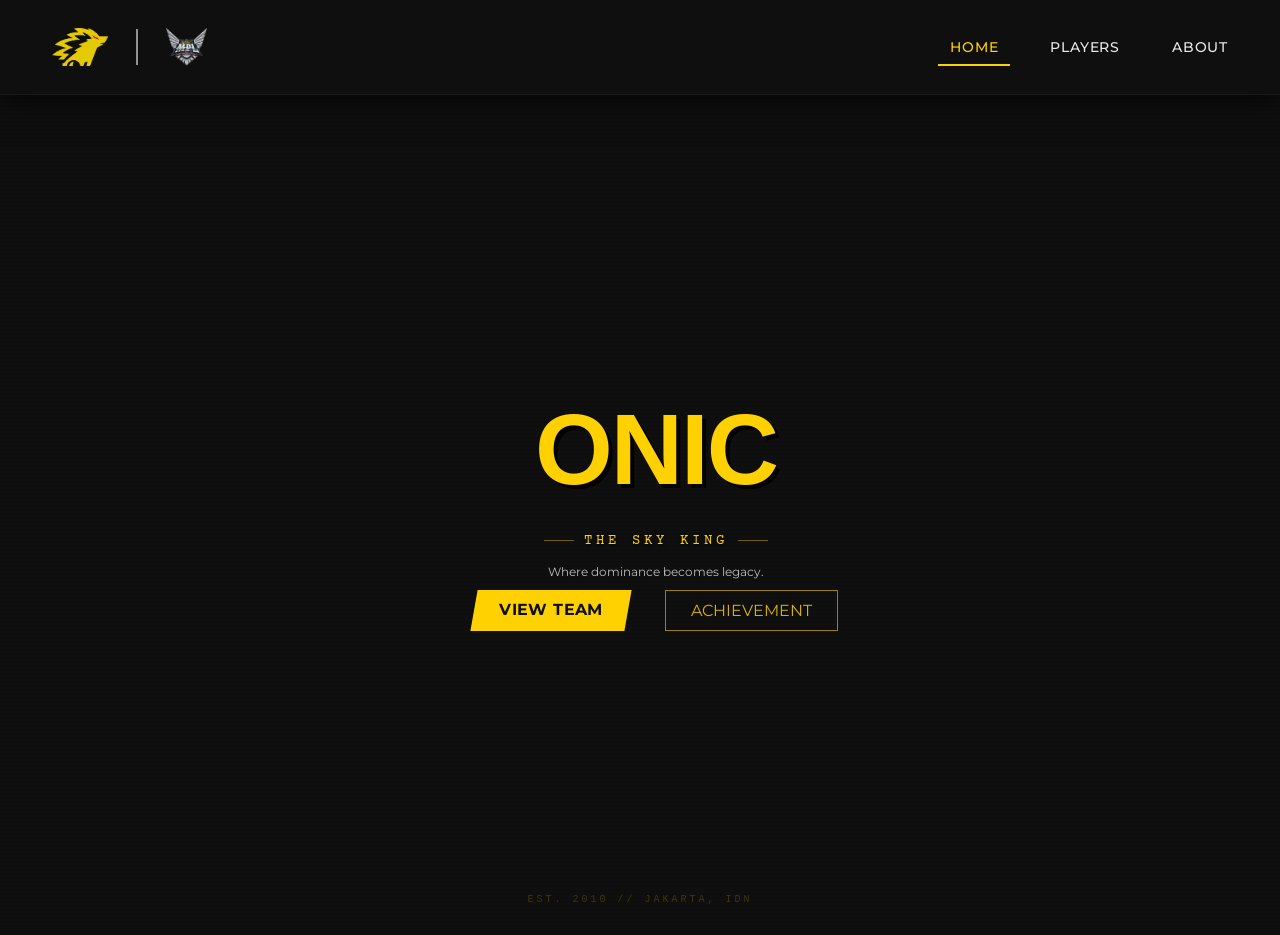
<file: index.html>
<html lang="en">
  <head>
    <meta charset="UTF-8" />
    <meta name="viewport" content="width=device-width, initial-scale=1.0" />
    <title>Onic Esport</title>
    <link rel="stylesheet" href="style.css" />
    <meta property="og:type" content="website" />
    <meta property="og:title" content="ONIC Esports" />
    <meta
      property="og:description"
      content="Official website of ONIC Esports."
    />
    <meta
      property="og:image"
      content="https://onic-esport-fan-website.vercel.app/images/Preview-web.png"
    />
    <meta
      property="og:url"
      content="https://onic-esport-fan-website.vercel.app/index.html"
    />
    <meta property="og:site_name" content="ONIC Esports" />
    <link
      href="https://fonts.googleapis.com/css2?family=Montserrat:ital,wght@0,600;1,600&display=swap"
      rel="stylesheet"
    />
    <link
      href="https://fonts.googleapis.com/css2?family=Inter+Tight:ital,wght@0,100..900;1,100..900&display=swap"
      rel="stylesheet"
    />
    <link
      href="https://fonts.googleapis.com/css2?family=League+Spartan:wght@700&display=swap"
      rel="stylesheet"
    />
    <link
      href="https://fonts.googleapis.com/css2?family=Courier+Prime:ital,wght@0,400;0,700;1,400;1,700&display=swap"
      rel="stylesheet"
    />
    <link
      rel="apple-touch-icon"
      sizes="180x180"
      href="images/apple-touch-icon.png"
    />
    <link
      rel="icon"
      type="image/png"
      sizes="32x32"
      href="images/favicon-32x32.png"
    />
    <link
      rel="icon"
      type="image/png"
      sizes="16x16"
      href="images/favicon-16x16.png"
    />
    <link rel="manifest" href="images/site.webmanifest" />
  </head>
  <body>
    <header class="navbar">
      <div class="navbar-container">
        <div class="navbar-kiri">
          <a href="index.html" class="logo-link">
            <img
              class="onic-logo"
              src="images/onic.png"
              alt="Onic-Esport-Logo"
            />
          </a>
          <div id="box"></div>
          <a href="https://id-mpl.com/" class="logo-link">
            <img class="mpl-id" src="images/Mpl id.png" alt="Mpl-id-logo" />
          </a>
        </div>
        <nav class="Navbar-list">
          <ul>
            <li><a href="index.html" class="active">HOME</a></li>
            <li><a href="player.html">PLAYERS</a></li>
            <li><a href="about.html">ABOUT</a></li>
          </ul>
        </nav>

        <button class="hamburger" aria-label="Toggle menu">
          <span></span><span></span><span></span>
        </button>
      </div>

      <div class="mobile-menu">
        <a href="index.html" class="active">HOME</a>
        <a href="player.html">PLAYERS</a>
        <a href="about.html">ABOUT</a>
      </div>
    </header>
    <section class="hero">
      <div class="slideshow-container">
        <div class="slide slide-1"></div>
        <div class="slide slide-2"></div>
        <div class="slide slide-3"></div>
      </div>
      <div class="light-leak-overlay"></div>
      <div class="scanline-overlay"></div>
      <div class="hero-content-wrapper">
        <div class="hero-section">
          <div class="hero-title">
            <h1 class="gold-text" data-text="ONIC">ONIC</h1>
            <p>THE SKY KING</p>
            <span>Where dominance becomes legacy.</span>
          </div>
          <div class="hero-button">
            <a href="player.html" class="button-1"><span>View Team</span></a>
            <a href="about.html" class="button-2"><span>Achievement</span></a>
          </div>
        </div>
      </div>
    </section>
    <script src="navbar.js"></script>
  </body>
</html>
</file>
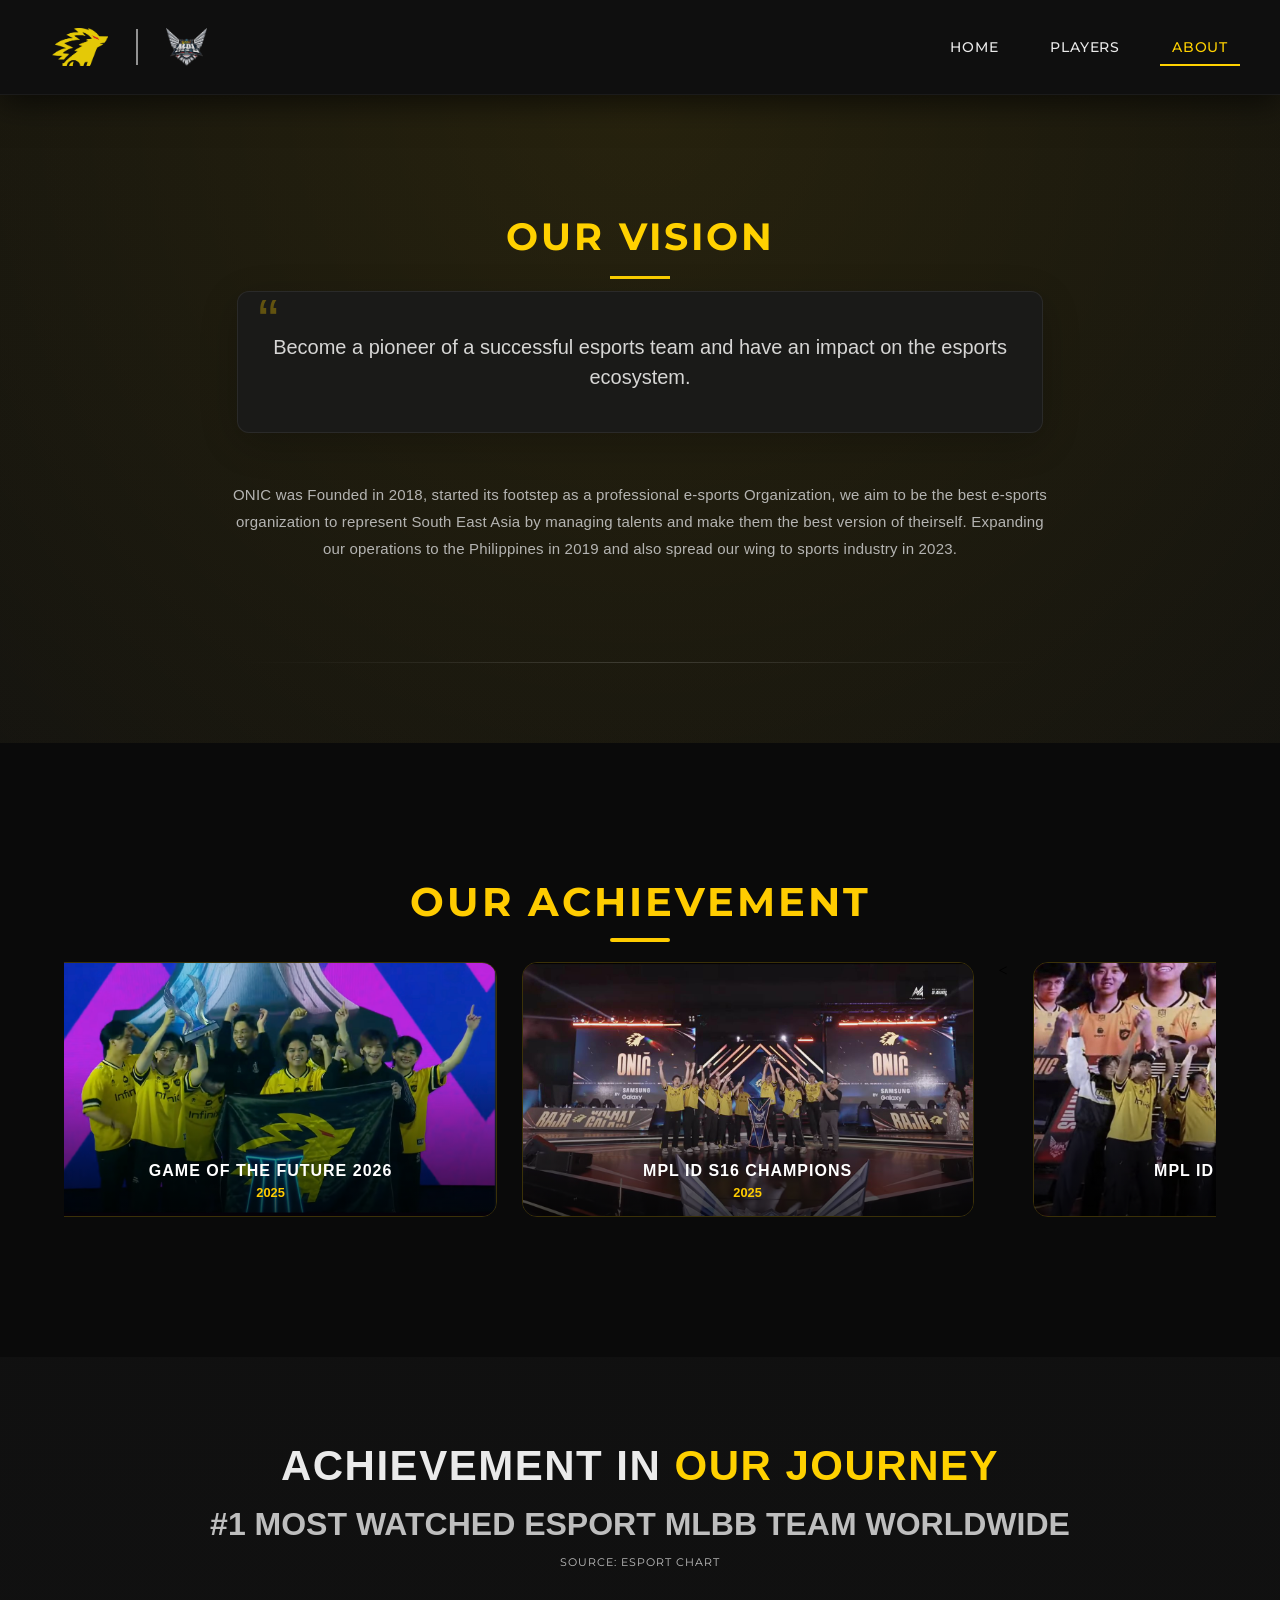
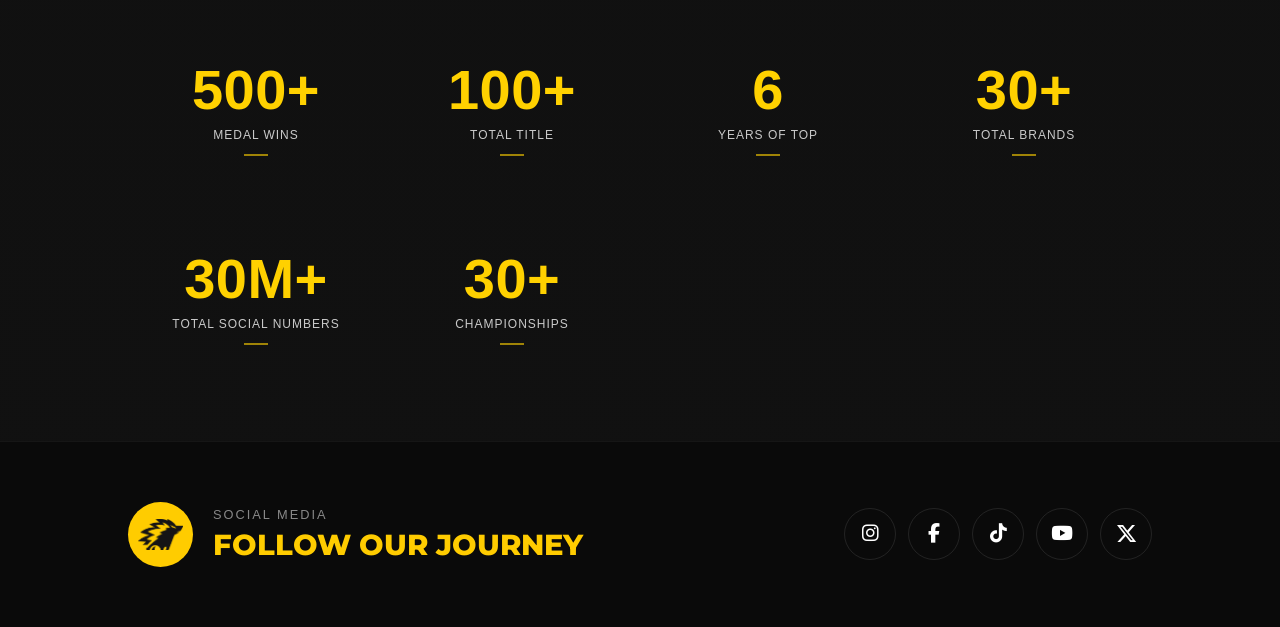
<file: about.html>
<html lang="en">
  <head>
    <meta charset="UTF-8" />
    <meta name="viewport" content="width=device-width, initial-scale=1.0" />
    <title>About Onic</title>
    <link rel="stylesheet" href="about.css" />
    <link
      href="https://fonts.googleapis.com/css2?family=Montserrat:ital,wght@0,600;1,600&display=swap"
      rel="stylesheet"
    />
    <link
      href="https://fonts.googleapis.com/css2?family=Inter+Tight:ital,wght@0,100..900;1,100..900&display=swap"
      rel="stylesheet"
    />
    <link
      href="https://fonts.googleapis.com/css2?family=League+Spartan:wght@700&display=swap"
      rel="stylesheet"
    />
    <link
      rel="stylesheet"
      href="https://cdnjs.cloudflare.com/ajax/libs/font-awesome/6.5.1/css/all.min.css"
    />
    <link
      rel="stylesheet"
      href="https://cdn.jsdelivr.net/npm/bootstrap-icons@1.13.1/font/bootstrap-icons.min.css"
    />
     <link
      rel="apple-touch-icon"
      sizes="180x180"
      href="images/apple-touch-icon.png"
    />
    <link
      rel="icon"
      type="image/png"
      sizes="32x32"
      href="images/favicon-32x32.png"
    />
    <link
      rel="icon"
      type="image/png"
      sizes="16x16"
      href="images/favicon-16x16.png"
    />
    <link rel="manifest" href="images/site.webmanifest" />
  </head>
  <body>
    <header class="navbar">
  <div class="navbar-container">
    <div class="navbar-kiri">
      <a href="index.html" class="logo-link">
        <img class="onic-logo" src="images/onic.png" alt="Onic-Esport-Logo" />
      </a>
      <div id="box"></div>
      <a href="https://id-mpl.com/" class="logo-link">
        <img class="mpl-id" src="images/Mpl id.png" alt="Mpl-id-logo" />
      </a>
    </div>
    <nav class="Navbar-list">
      <ul>
        <li><a href="index.html">HOME</a></li>
        <li><a href="player.html">PLAYERS</a></li>
        <li><a href="about.html" class="active">ABOUT</a></li>
      </ul>
    </nav>
    <button class="hamburger" aria-label="Toggle menu">
      <span></span><span></span><span></span>
    </button>
  </div>
  <div class="mobile-menu">
    <a href="index.html">HOME</a>
    <a href="player.html">PLAYERS</a>
    <a href="about.html" class="active">ABOUT</a>
  </div>
</header>

    <section class="about-wrapper">
      <section class="about">
        <div class="banner-about"></div>
        <div class="goal">
          <h1>OUR VISION</h1>
          <p class="vision">
            Become a pioneer of a successful esports team and have an impact on
            the esports ecosystem.
          </p>
        </div>
        <div class="main-about">
          <p>
            ONIC was Founded in 2018, started its footstep as a professional
            e-sports Organization, we aim to be the best e-sports organization
            to represent South East Asia by managing talents and make them the
            best version of theirself. Expanding our operations to the
            Philippines in 2019 and also spread our wing to sports industry in
            2023.
          </p>
        </div>
      </section>

      <section class="trophy-section">
        <h2 class="section-title">Our Achievement</h2>
        <div class="yellow-line"></div>

        <div class="trophy-scroll-wrapper">
          <div class="trophy-grid">
            <div class="trophy-card">
              <img
                src="images/Onic GOTF.png"
                alt="ONIC GOTF"
                class="trophy-img"
              />
              <div class="trophy-overlay">
                <div class="match-result">
                  <div class="score-container">
                    <div class="team-mini">
                      <img src="images/onic.png" alt="ONIC" />
                    </div>
                    <div class="score-box">
                      <span class="score-number">3</span>
                      <span class="score-divider">-</span>
                      <span class="score-number">0</span>
                    </div>
                    <div class="team-mini">
                      <img src="images/aurora.png" alt="Aurora" />
                    </div>
                  </div>
                </div>
                <div class="trophy-info">
                  <h4>Game Of the Future 2026</h4>
                  <p>2025</p>
                </div>
              </div>
            </div>

            <div class="trophy-card">
              <img
                src="images/Onic s16.jpg"
                alt="ONIC S16"
                class="trophy-img"
              />
              <div class="trophy-overlay">
                <div class="match-result">
                  <div class="score-container">
                    <div class="team-mini">
                      <img src="images/onic.png" alt="ONIC" />
                    </div>
                    <div class="score-box">
                      <span class="score-number">4</span>
                      <span class="score-divider">-</span>
                      <span class="score-number">1</span>
                    </div>
                    <div class="team-mini">
                      <img src="images/ae.png" alt="Aurora" />
                    </div>
                  </div>
                </div>
                <div class="trophy-info">
                  <h4>MPL ID S16 CHAMPIONS</h4>
                  <p>2025</p>
                </div>
              </div>
            </div>

            <
            <div class="trophy-card">
              <img
                src="images/Onic S15.jpg"
                alt="ONIC S15"
                class="trophy-img"
              />
              <div class="trophy-overlay">
                <div class="match-result">
                  <div class="score-container">
                    <div class="team-mini">
                      <img src="images/onic.png" alt="ONIC" />
                    </div>
                    <div class="score-box">
                      <span class="score-number">4</span>
                      <span class="score-divider">-</span>
                      <span class="score-number">3</span>
                    </div>
                    <div class="team-mini">
                      <img src="images/rrq.png" alt="Aurora" />
                    </div>
                  </div>
                </div>
                <div class="trophy-info">
                  <h4>MPL ID S15 CHAMPIONS</h4>
                  <p>2025</p>
                </div>
              </div>
            </div>

            <div class="trophy-card">
              <img
                src="images/Onic S13.jpg"
                alt="ONIC S13"
                class="trophy-img"
              />
              <div class="trophy-overlay">
                <div class="match-result">
                  <div class="score-container">
                    <div class="team-mini">
                      <img src="images/onic.png" alt="ONIC" />
                    </div>
                    <div class="score-box">
                      <span class="score-number">4</span>
                      <span class="score-divider">-</span>
                      <span class="score-number">2</span>
                    </div>
                    <div class="team-mini">
                      <img src="images/evos.png" alt="Aurora" />
                    </div>
                  </div>
                </div>
                <div class="trophy-info">
                  <h4>MPL ID S13 CHAMPIONS</h4>
                  <p>2024</p>
                </div>
              </div>
            </div>

            <div class="trophy-card">
              <img
                src="images/Onic s12.jpg"
                alt="ONIC S12"
                class="trophy-img"
              />
              <div class="trophy-overlay">
                <div class="match-result">
                  <div class="score-container">
                    <div class="team-mini">
                      <img src="images/onic.png" alt="ONIC" />
                    </div>
                    <div class="score-box">
                      <span class="score-number">4</span>
                      <span class="score-divider">-</span>
                      <span class="score-number">2</span>
                    </div>
                    <div class="team-mini">
                      <img src="images/geek.png" alt="Aurora" />
                    </div>
                  </div>
                </div>
                <div class="trophy-info">
                  <h4>MPL ID S12 CHAMPIONS</h4>
                  <p>2023</p>
                </div>
              </div>
            </div>

            <div class="trophy-card">
              <img
                src="images/Onic msc.jpg"
                alt="ONIC MSC"
                class="trophy-img"
              />
              <div class="trophy-overlay">
                <div class="match-result">
                  <div class="score-container">
                    <div class="team-mini">
                      <img src="images/onic.png" alt="ONIC" />
                    </div>
                    <div class="score-box">
                      <span class="score-number">4</span>
                      <span class="score-divider">-</span>
                      <span class="score-number">2</span>
                    </div>
                    <div class="team-mini">
                      <img src="images/blacklist.png" alt="Aurora" />
                    </div>
                  </div>
                </div>
                <div class="trophy-info">
                  <h4>MSC 2023 CHAMPIONS</h4>
                  <p>2023</p>
                </div>
              </div>
            </div>

            <div class="trophy-card">
              <img
                src="images/onic s11.jpeg"
                alt="ONIC S16"
                class="trophy-img"
              />
              <div class="trophy-overlay">
                <div class="match-result">
                  <div class="score-container">
                    <div class="team-mini">
                      <img src="images/onic.png" alt="ONIC" />
                    </div>
                    <div class="score-box">
                      <span class="score-number">4</span>
                      <span class="score-divider">-</span>
                      <span class="score-number">0</span>
                    </div>
                    <div class="team-mini">
                      <img src="images/evos.png" alt="Aurora" />
                    </div>
                  </div>
                </div>
                <div class="trophy-info">
                  <h4>MPL ID S11 CHAMPIONS</h4>
                  <p>2023</p>
                </div>
              </div>
            </div>

            <div class="trophy-card">
              <img
                src="images/Onic s10.jpg"
                alt="ONIC S10"
                class="trophy-img"
              />
              <div class="trophy-overlay">
                <div class="match-result">
                  <div class="score-container">
                    <div class="team-mini">
                      <img src="images/onic.png" alt="ONIC" />
                    </div>
                    <div class="score-box">
                      <span class="score-number">4</span>
                      <span class="score-divider">-</span>
                      <span class="score-number">1</span>
                    </div>
                    <div class="team-mini">
                      <img src="images/rrq.png" alt="Aurora" />
                    </div>
                  </div>
                </div>
                <div class="trophy-info">
                  <h4>MPL ID S10 CHAMPIONS</h4>
                  <p>2022</p>
                </div>
              </div>
            </div>

             <div class="trophy-card">
              <img
                src="images/Onic S8.jpg"
                alt="ONIC S8"
                class="trophy-img"
              />
              <div class="trophy-overlay">
                <div class="match-result">
                  <div class="score-container">
                    <div class="team-mini">
                      <img src="images/onic.png" alt="ONIC" />
                    </div>
                    <div class="score-box">
                      <span class="score-number">4</span>
                      <span class="score-divider">-</span>
                      <span class="score-number">3</span>
                    </div>
                    <div class="team-mini">
                      <img src="images/rrq.png" alt="Aurora" />
                    </div>
                  </div>
                </div>
                <div class="trophy-info">
                  <h4>MPL ID S8 CHAMPIONS</h4>
                  <p>2021</p>
                </div>
              </div>
            </div>

             <div class="trophy-card">
              <img
                src="images/onic msc 2019.jpeg"
                alt="ONIC MSC 2019"
                class="trophy-img"
              />
              <div class="trophy-overlay">
                <div class="match-result">
                  <div class="score-container">
                    <div class="team-mini">
                      <img src="images/onic.png" alt="ONIC" />
                    </div>
                    <div class="score-box">
                      <span class="score-number">3</span>
                      <span class="score-divider">-</span>
                      <span class="score-number">0</span>
                    </div>
                    <div class="team-mini">
                      <img src="images/louvre.png" alt="Aurora" />
                    </div>
                  </div>
                </div>
                <div class="trophy-info">
                  <h4>MSC 2019 CHAMPIONS</h4>
                  <p>2019</p>
                </div>
              </div>
            </div>

            
             <div class="trophy-card">
              <img
                src="images/Onic S3.jpg"
                alt="ONIC S3"
                class="trophy-img"
              />
              <div class="trophy-overlay">
                <div class="match-result">
                  <div class="score-container">
                    <div class="team-mini">
                      <img src="images/onic.png" alt="ONIC" />
                    </div>
                    <div class="score-box">
                      <span class="score-number">3</span>
                      <span class="score-divider">-</span>
                      <span class="score-number">0</span>
                    </div>
                    <div class="team-mini">
                      <img src="images/louvre.png" alt="louvre" />
                    </div>
                  </div>
                </div>
                <div class="trophy-info">
                  <h4>MPL ID S3 CHAMPIONS</h4>
                  <p>2019</p>
                </div>
              </div>
            </div>
      </section>

      <section class="stat">
        <div class="stat-header">
          <h2>ACHIEVEMENT IN <span> OUR JOURNEY</span></h2>
          <h3>#1 MOST WATCHED ESPORT MLBB TEAM WORLDWIDE</h3>
          <p class="source">SOURCE: ESPORT CHART</p>
        </div>
        <div class="stats-grid">
          <div class="stat-card">
            <span class="stat-number">500+</span>
            <span class="stat-label"> MEDAL WINS</span>
          </div>
          <div class="stat-card">
            <span class="stat-number">100+</span>
            <span class="stat-label"> TOTAL TITLE</span>
          </div>
          <div class="stat-card">
            <span class="stat-number">6</span>
            <span class="stat-label"> YEARS OF TOP</span>
          </div>
          <div class="stat-card">
            <span class="stat-number">30+</span>
            <span class="stat-label">TOTAL BRANDS</span>
          </div>
          <div class="stat-card">
            <span class="stat-number">30M+</span>
            <span class="stat-label"> TOTAL SOCIAL NUMBERS</span>
          </div>
          <div class="stat-card">
            <span class="stat-number">30+</span>
            <span class="stat-label"> CHAMPIONSHIPS</span>
          </div>
        </div>
      </section>
    </section>

    <section class="social-media">
      <div class="social-container">
        <div class="branding-wrapper">
          <div class="onic-logo-circle">
            <img src="images/onic logo black.png.png" alt="ONIC Logo" />
          </div>
          <div class="social-branding">
            <span class="sub-title">SOCIAL MEDIA</span>
            <h3 class="main-title">Follow Our Journey</h3>
          </div>
        </div>
        <div class="social-links">
          <a
            href="https://www.instagram.com/onic.esports/"
            class="social-icon"
            aria-label="Instagram"
            ><i class="fab fa-instagram"></i
          ></a>
          <a
            href="https://web.facebook.com/onicesportsid/?_rdc=1&_rdr#"
            class="social-icon"
            aria-label="Facebook"
            ><i class="fab fa-facebook-f"></i
          ></a>
          <a
            href="https://www.tiktok.com/@onic.esports"
            class="social-icon"
            aria-label="Tiktok"
            ><i class="fab fa-tiktok"></i
          ></a>
          <a
            href="https://www.youtube.com/channel/UCtFLoujGe_FBSSDQTPHA24A"
            class="social-icon"
            aria-label="YouTube"
            ><i class="fab fa-youtube"></i
          ></a>
          <a
            href="https://x.com/onic_esports"
            class="social-icon"
            aria-label="X"
            ><i class="bi bi-twitter-x"></i
          ></a>
        </div>
      </div>
    </section>
    <script src="about.js"></script>
    <script src="navbar.js"></script>
  </body>
</html>
</file>
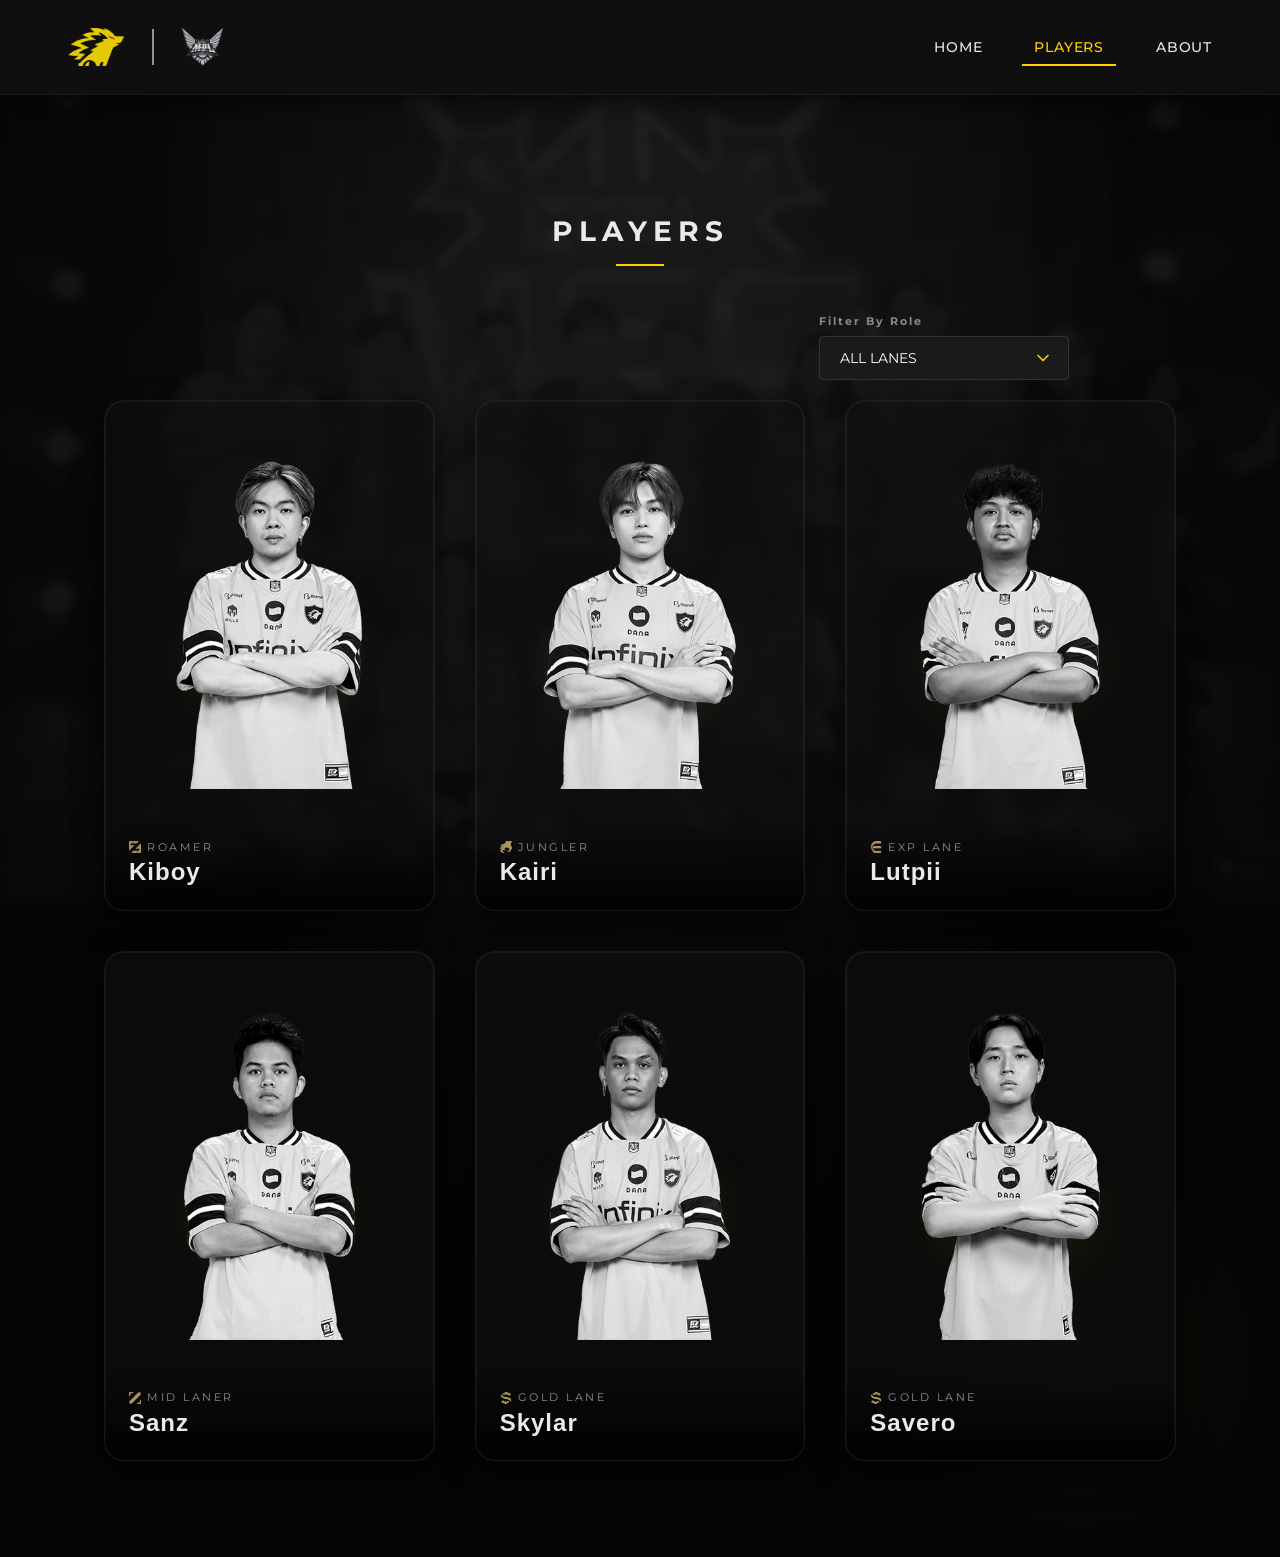
<file: player.html>
<html lang="en">
  <head>
    <meta charset="UTF-8" />
    <meta name="viewport" content="width=device-width, initial-scale=1.0" />
    <title>Our Player</title>
    <link rel="stylesheet" href="player.css" />
    <script src="https://cdnjs.cloudflare.com/ajax/libs/gsap/3.12.2/gsap.min.js"></script>
    <link
      href="https://fonts.googleapis.com/css2?family=Montserrat:ital,wght@0,600;1,600&display=swap"
      rel="stylesheet"
    />
    <link
      href="https://fonts.googleapis.com/css2?family=Inter+Tight:ital,wght@0,100..900;1,100..900&display=swap"
      rel="stylesheet"
    />
    <link
      href="https://fonts.googleapis.com/css2?family=League+Spartan:wght@700&display=swap"
      rel="stylesheet"
    />
    <link
      rel="apple-touch-icon"
      sizes="180x180"
      href="images/apple-touch-icon.png"
    />
    <link
      rel="icon"
      type="image/png"
      sizes="32x32"
      href="images/favicon-32x32.png"
    />
    <link
      rel="icon"
      type="image/png"
      sizes="16x16"
      href="images/favicon-16x16.png"
    />
    <link rel="manifest" href="images/site.webmanifest" />
  </head>
  <body>
    <header class="navbar">
      <div class="navbar-container">
        <div class="navbar-kiri">
          <a href="index.html" class="logo-link">
            <img
              class="onic-logo"
              src="images/onic.png"
              alt="Onic-Esport-Logo"
            />
          </a>
          <div id="box"></div>
          <a href="https://id-mpl.com/" class="logo-link">
            <img class="mpl-id" src="images/Mpl id.png" alt="Mpl-id-logo" />
          </a>
        </div>
        <nav class="Navbar-list">
          <ul>
            <li><a href="index.html">HOME</a></li>
            <li><a href="player.html" class="active">PLAYERS</a></li>
            <li><a href="about.html">ABOUT</a></li>
          </ul>
        </nav>
        <button class="hamburger" aria-label="Toggle menu">
          <span></span><span></span><span></span>
        </button>
      </div>
      <div class="mobile-menu">
        <a href="index.html">HOME</a>
        <a href="player.html" class="active">PLAYERS</a>
        <a href="about.html">ABOUT</a>
      </div>
    </header>

    <section class="player-section">
      <div class="container">
        <header class="players-header">
          <h2>PLAYERS</h2>
        </header>
        <div class="filter-wrapper">
          <div class="custom-select-container">
            <label for="role-filter">Filter By Role</label>
            <select id="role-filter" class="styled-select">
              <option value="All">ALL LANES</option>
              <option value="Jungler">JUNGLER</option>
              <option value="Roamer">ROAM</option>
              <option value="Midlane">MIDLANE</option>
              <option value="Explane">EXPLANE</option>
              <option value="Goldlane">GOLDLANE</option>
            </select>
          </div>
        </div>
        <div class="players-grid">
          <a href="Kiboy-page/kiboy.html" class="player-link">
            <article class="players-card">
              <div data-role="Roamer">
                <div class="players-images">
                  <img src="images/Kiboy.png" alt="Kiboy" />
                </div>
                <div class="player-info">
                  <div class="player-role">
                    <img src="images/roamer.png" class="role-icon" />
                    <span>Roamer</span>
                  </div>
                  <h3 class="player-name">Kiboy</h3>
                </div>
              </div>
            </article>
          </a>

          <a href="Kairi-Page/Kairi.html" class="player-link">
            <article class="players-card">
              <div data-role="Jungler">
                <div class="players-images">
                  <img src="images/Kairi.png" alt="Kairi" />
                </div>
                <div class="player-info">
                  <div class="player-role">
                    <img src="images/Jungler.png" class="role-icon" />
                    <span>Jungler</span>
                  </div>
                  <h3 class="player-name">Kairi</h3>
                </div>
              </div>
            </article>
          </a>

          <a href="Lutpii-page/lutpii.html" class="player-link">
            <article class="players-card">
              <div data-role="Explane">
                <div class="players-images">
                  <img src="images/Lutpi.png" alt="Lutpi" />
                </div>
                <div class="player-info">
                  <div class="player-role">
                    <img src="images/Explane.png" class="role-icon" />
                    <span>EXP Lane</span>
                  </div>
                  <h3 class="player-name">Lutpii</h3>
                </div>
              </div>
            </article>
          </a>

          <a href="Sanz-page/sanz.html" class="player-link">
            <article class="players-card">
              <div data-role="Midlane">
                <div class="players-images">
                  <img src="images/Sanz.png" alt="Sanz" />
                </div>
                <div class="player-info">
                  <div class="player-role">
                    <img src="images/midlane.png" class="role-icon" />
                    <span>Mid Laner</span>
                  </div>
                  <h3 class="player-name">Sanz</h3>
                </div>
              </div>
            </article>
          </a>

          <a href="Skylar-page/skylar.html" class="player-link">
            <article class="players-card">
              <div data-role="Goldlane">
                <div class="players-images">
                  <img src="images/Skylar.png" alt="Skylar" />
                </div>
                <div class="player-info">
                  <div class="player-role">
                    <img src="images/goldlane.png" class="role-icon" />
                    <span>Gold Lane</span>
                  </div>
                  <h3 class="player-name">Skylar</h3>
                </div>
              </div>
            </article>
          </a>

          <a href="Savero-page/savero.html" class="player-link">
            <article class="players-card">
              <div data-role="Goldlane">
                <div class="players-images">
                  <img src="images/Savero.png" alt="Savero" />
                </div>
                <div class="player-info">
                  <div class="player-role">
                    <img src="images/goldlane.png" class="role-icon" />
                    <span>Gold Lane</span>
                  </div>
                  <h3 class="player-name">Savero</h3>
                </div>
              </div>
            </article>
          </a>
        </div>
      </div>
    </section>
    <script src="navbar.js"></script>
    <script src="player.js"></script>
  </body>
</html>
</file>
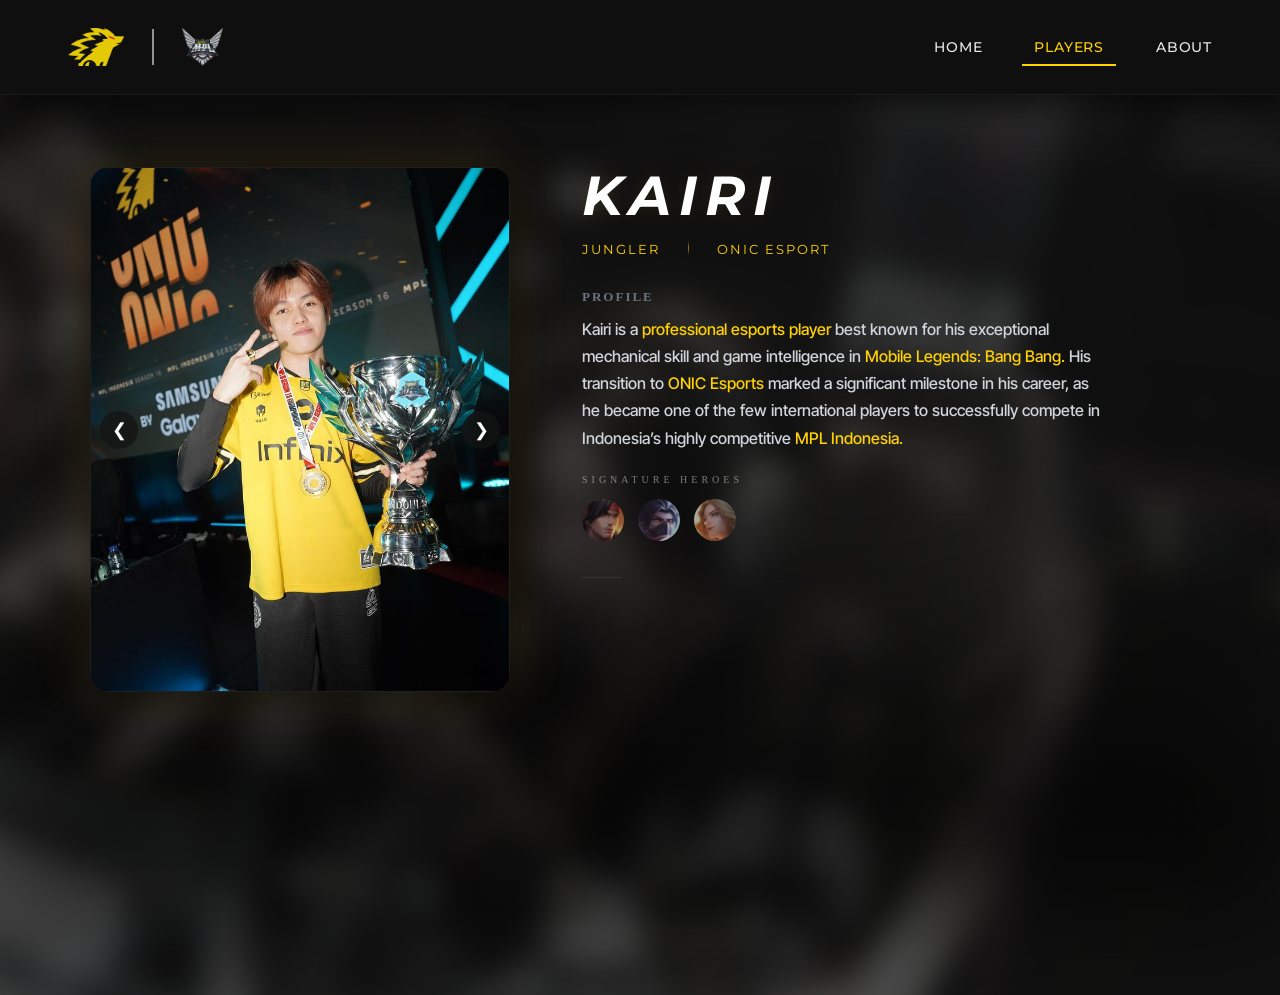
<file: Kairi-Page/Kairi.html>
<html lang="en">
  <head>
    <meta charset="UTF-8" />
    <meta name="viewport" content="width=device-width, initial-scale=1.0" />
    <title>Kairi</title>
    <link rel="stylesheet" href="Kairi.css" />
    <link
      href="https://fonts.googleapis.com/css2?family=Montserrat:ital,wght@0,600;1,600&display=swap"
      rel="stylesheet"
    />
    <link
      href="https://fonts.googleapis.com/css2?family=Inter+Tight:ital,wght@0,100..900;1,100..900&display=swap"
      rel="stylesheet"
    />
    <link
      href="https://fonts.googleapis.com/css2?family=League+Spartan:wght@700&display=swap"
      rel="stylesheet"
    />
    <link
      rel="apple-touch-icon"
      sizes="180x180"
      href="../images/apple-touch-icon.png"
    />
    <link
      rel="icon"
      type="image/png"
      sizes="32x32"
      href="../images/favicon-32x32.png"
    />
    <link
      rel="icon"
      type="image/png"
      sizes="16x16"
      href="../images/favicon-16x16.png"
    />
    <link rel="manifest" href="../images/site.webmanifest" />
  </head>
  <body>
    <header class="navbar">
      <div class="navbar-container">
        <div class="navbar-kiri">
          <a href="../index.html" class="logo-link">
            <img
              class="onic-logo"
              src="../images/onic.png"
              alt="Onic-Esport-Logo"
            />
          </a>
          <div id="box"></div>
          <a href="https://id-mpl.com/" class="logo-link">
            <img class="mpl-id" src="../images/Mpl id.png" alt="Mpl-id-logo" />
          </a>
        </div>
        <nav class="Navbar-list">
          <ul>
            <li><a href="../index.html">HOME</a></li>
            <li><a href="../player.html" class="active">PLAYERS</a></li>
            <li><a href="../about.html">ABOUT</a></li>
          </ul>
        </nav>
        <button class="hamburger" aria-label="Toggle menu">
          <span></span><span></span><span></span>
        </button>
      </div>
      <div class="mobile-menu">
        <a href="../index.html">HOME</a>
        <a href="../player.html" class="active">PLAYERS</a>
        <a href="../about.html">ABOUT</a>
      </div>
    </header>
    <section class="Kairi-Page">

        <div class="kairi-wrapper">

          <div class="Kairi-gallery">
            <button class="gallery-btn prev">&#10094;</button>
            <button class="gallery-btn next">&#10095;</button>

            <div id="gallery-track" class="gallery-track">
              <div class="gallery-item">
              <img src="images/Kairi-1.jpg">
            </div>
            <div class="gallery-item">
              <img src="images/Kairi-2.jpg">
            </div>
            <div class="gallery-item">
              <img src="images/Kairi-3.jpg">
            </div>
          </div>
        </div>

            <div class="kairi-right">
              <section class="profile">

                <h1 class="profile-title">KAIRI</h1>

                <div class="profile-meta">
                  <span>Jungler</span>
                  <span class="meta-divider"></span>
                  <span>ONIC Esport</span>
                </div>

                <h2 class="profile-sub">Profile</h2>

                <p class="profile-desc">
                  Kairi is a <span>professional esports player</span> best known for his exceptional mechanical skill and 
                  game intelligence in <span>Mobile Legends: Bang Bang.</span> His transition to <span>ONIC Esports</span> marked a significant milestone in his career, 
                  as he became one of the few international players to successfully compete in Indonesia’s highly competitive <span>MPL Indonesia.</span>
                </p>
                <div class="hero-signature">
 <div class="hero-signature">
  <span class="hero-label">Signature Heroes</span>

  <div class="hero-list">
    <img src="../images/Yi_Sun-Shin.jpg" />
    <img src="../images/Hayabusa.jpg" />
    <img src="../images/Lancelot.jpg" />
  </div>
</div>  
</div>  
            <div class="kairi-video">
                <iframe src="https://www.youtube.com/embed/f1Bl6hQRdJ8"
                frameborder="0"
                title="Kairi Bestmoment"
                allow="accelerometer; clipboard-write; encrypted-media; gyroscope; picture-in-picture"
                allowfullscreen></iframe>
             </div>
            </div>
        </div>
    </section>
    <script src="Kairi.js"></script>
    <script src="../navbar.js"></script>
  </body>
</file>
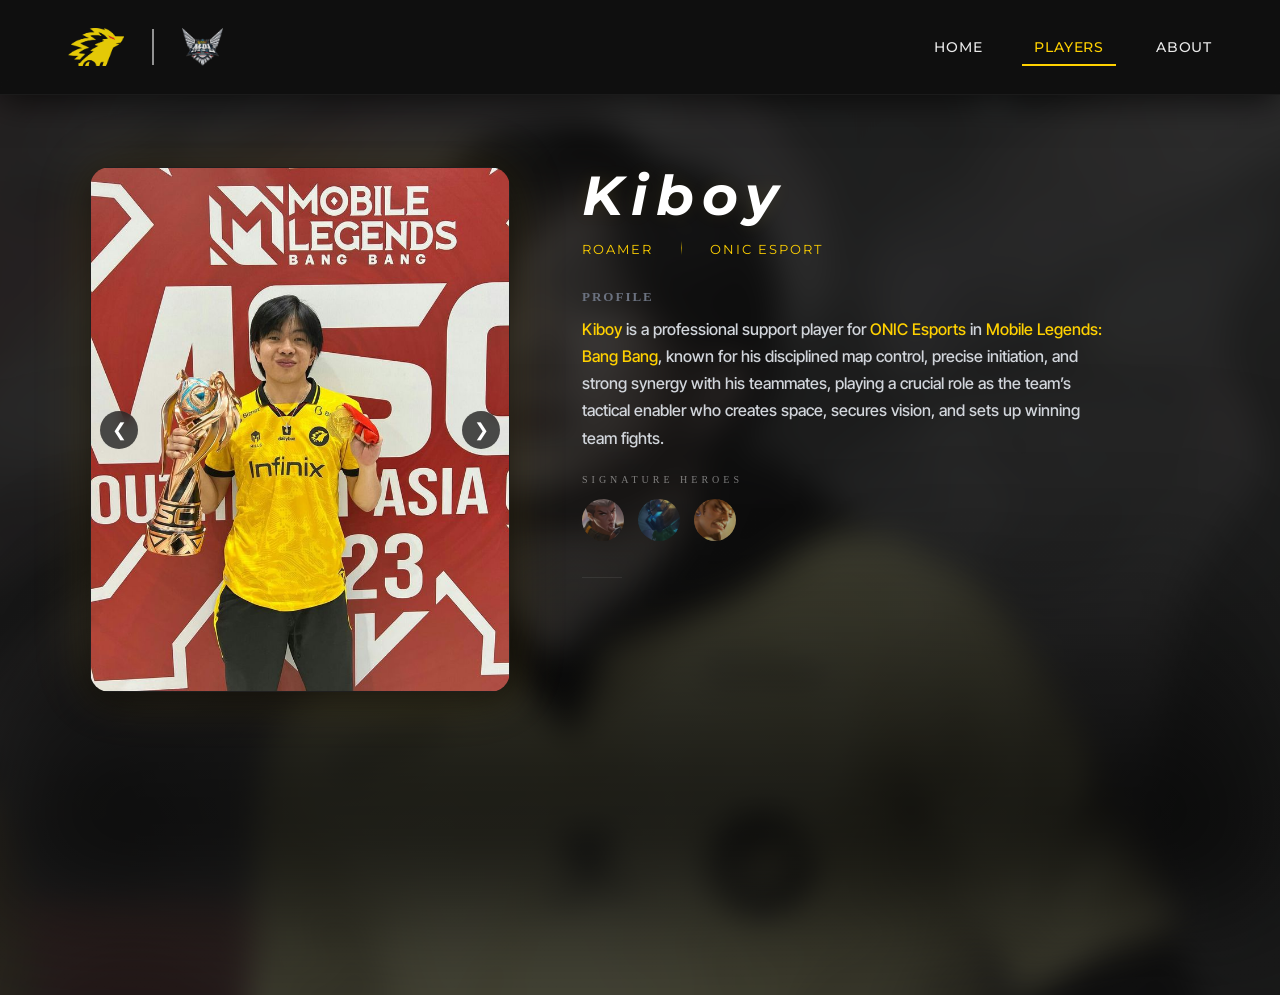
<file: Kiboy-page/kiboy.html>
<html lang="en">
  <head>
    <meta charset="UTF-8" />
    <meta name="viewport" content="width=device-width, initial-scale=1.0" />
    <title>Kiboy</title>
    <link rel="stylesheet" href="kiboy.css" />
    <link
      href="https://fonts.googleapis.com/css2?family=Montserrat:ital,wght@0,600;1,600&display=swap"
      rel="stylesheet"
    />
    <link
      href="https://fonts.googleapis.com/css2?family=Inter+Tight:ital,wght@0,100..900;1,100..900&display=swap"
      rel="stylesheet"
    />
    <link
      href="https://fonts.googleapis.com/css2?family=League+Spartan:wght@700&display=swap"
      rel="stylesheet"
    />
     <link
      rel="apple-touch-icon"
      sizes="180x180"
      href="../images/apple-touch-icon.png"
    />
    <link
      rel="icon"
      type="image/png"
      sizes="32x32"
      href="../images/favicon-32x32.png"
    />
    <link
      rel="icon"
      type="image/png"
      sizes="16x16"
      href="../images/favicon-16x16.png"
    />
    <link rel="manifest" href="../images/site.webmanifest" />
  </head>
  <body>
    <header class="navbar">
      <div class="navbar-container">
        <div class="navbar-kiri">
          <a href="../index.html" class="logo-link">
            <img
              class="onic-logo"
              src="../images/onic.png"
              alt="Onic-Esport-Logo"
            />
          </a>
          <div id="box"></div>
          <a href="https://id-mpl.com/" class="logo-link">
            <img class="mpl-id" src="../images/Mpl id.png" alt="Mpl-id-logo" />
          </a>
        </div>
        <nav class="Navbar-list">
          <ul>
            <li><a href="../index.html">HOME</a></li>
            <li><a href="../player.html" class="active">PLAYERS</a></li>
            <li><a href="../about.html">ABOUT</a></li>
          </ul>
        </nav>
        <button class="hamburger" aria-label="Toggle menu">
          <span></span><span></span><span></span>
        </button>
      </div>
      <div class="mobile-menu">
        <a href="../index.html">HOME</a>
        <a href="../player.html" class="active">PLAYERS</a>
        <a href="../about.html">ABOUT</a>
      </div>
    </header>
    <section class="kiboy-Page">

        <div class="kiboy-wrapper">

          <div class="kiboy-gallery">
            <button class="gallery-btn prev">&#10094;</button>
            <button class="gallery-btn next">&#10095;</button>

            <div id="gallery-track" class="gallery-track">
              <div class="gallery-item">
              <img src="images/kiboy-1.jpg">
            </div>
            <div class="gallery-item">
              <img src="images/kiboy-2.jpg">
            </div>
            <div class="gallery-item">
              <img src="images/kiboy-3.jpg">
            </div>
          </div>
        </div>

            <div class="kiboy-right">
              <section class="profile">

                <h1 class="profile-title">Kiboy</h1>

                <div class="profile-meta">
                  <span>Roamer</span>
                  <span class="meta-divider"></span>
                  <span>ONIC Esport</span>
                </div>

                <h2 class="profile-sub">Profile</h2>

                <p class="profile-desc">
                  <span>Kiboy</span> is a professional support player for <span>ONIC Esports</span> in  <span>Mobile Legends: Bang Bang</span>, 
                  known for his disciplined map control, precise initiation, and strong synergy with his teammates, playing a crucial role as the team’s 
                  tactical enabler who creates space, secures vision, and sets up winning team fights.
                </p>
                <div class="hero-signature">    
 <div class="hero-signature">
  <span class="hero-label">Signature Heroes</span>

  <div class="hero-list">
    <img src="images/Chou.jpg" />
    <img src="images/Grock.jpg" />
    <img src="images/Gatotkaca.jpg" />
  </div>
</div>  
</div>  
            </ul>
            <div class="kiboy-video">
                <iframe src= "https://www.youtube.com/embed/f8w4N0noKCQ"
                frameborder="0"
                title="kiboy Bestmoment"
                allow="accelerometer; clipboard-write; encrypted-media; gyroscope; picture-in-picture"
                allowfullscreen></iframe>
             </div>
            </div>
        </div>
      </div>
      </section>
    </section>
    <script src="kiboy.js"></script>
     <script src="../navbar.js"></script>
  </body>
</file>
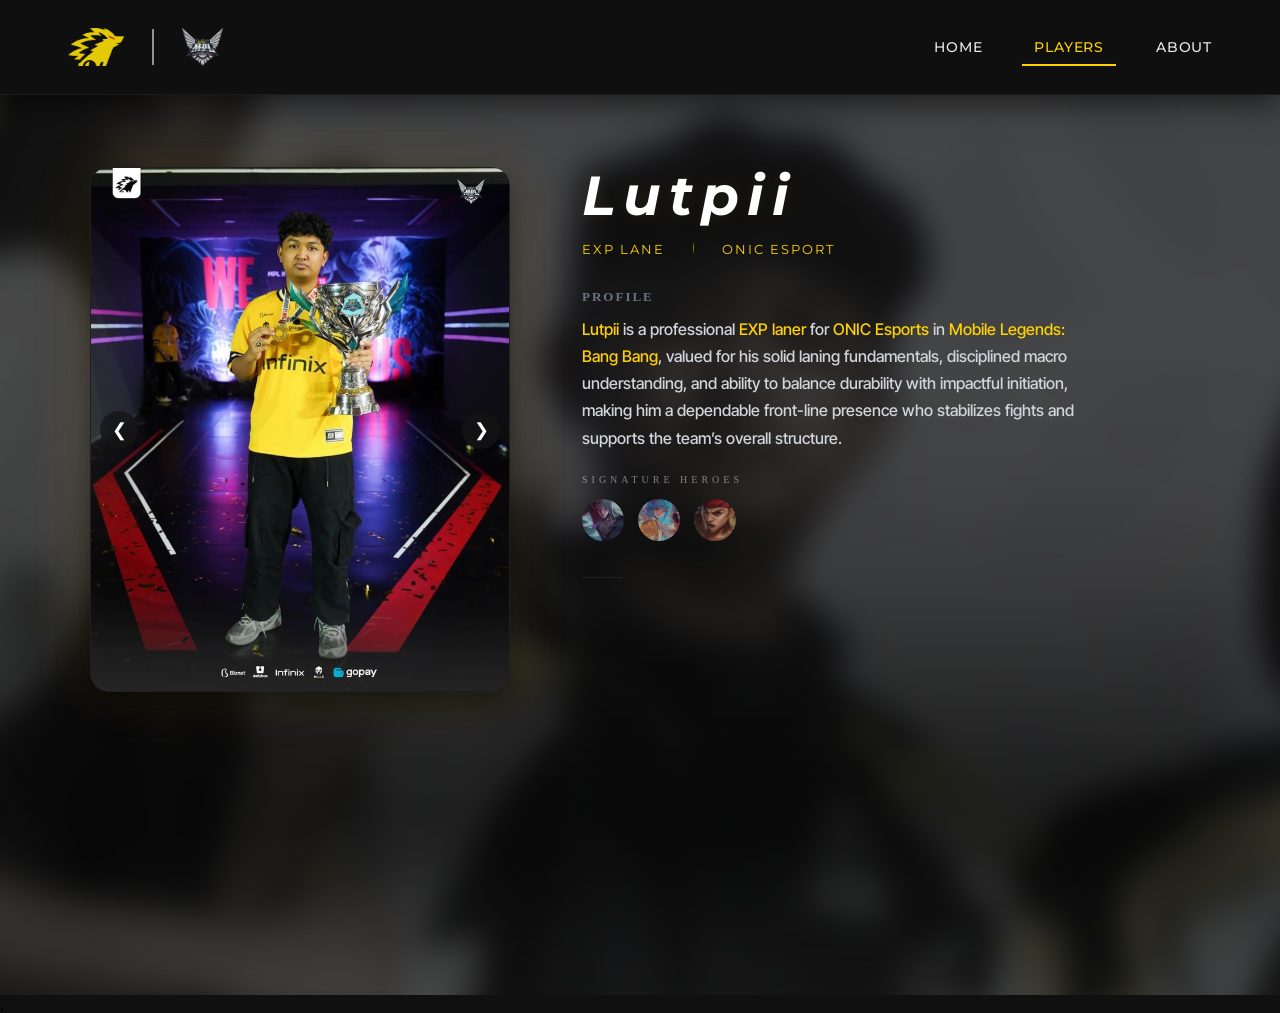
<file: Lutpii-page/lutpii.html>
<html lang="en">
  <head>
    <meta charset="UTF-8" />
    <meta name="viewport" content="width=device-width, initial-scale=1.0" />
    <title>Lutpii</title>
    <link rel="stylesheet" href="lutpii.css" />
    <link
      href="https://fonts.googleapis.com/css2?family=Montserrat:ital,wght@0,600;1,600&display=swap"
      rel="stylesheet"
    />
    <link
      href="https://fonts.googleapis.com/css2?family=Inter+Tight:ital,wght@0,100..900;1,100..900&display=swap"
      rel="stylesheet"
    />
    <link
      href="https://fonts.googleapis.com/css2?family=League+Spartan:wght@700&display=swap"
      rel="stylesheet"
    />
     <link
      rel="apple-touch-icon"
      sizes="180x180"
      href="../images/apple-touch-icon.png"
    />
    <link
      rel="icon"
      type="image/png"
      sizes="32x32"
      href="../images/favicon-32x32.png"
    />
    <link
      rel="icon"
      type="image/png"
      sizes="16x16"
      href="../images/favicon-16x16.png"
    />
    <link rel="manifest" href="../images/site.webmanifest" />
  </head>
  <body>
    <header class="navbar">
      <div class="navbar-container">
        <div class="navbar-kiri">
          <a href="../index.html" class="logo-link">
            <img
              class="onic-logo"
              src="../images/onic.png"
              alt="Onic-Esport-Logo"
            />
          </a>
          <div id="box"></div>
          <a href="https://id-mpl.com/" class="logo-link">
            <img class="mpl-id" src="../images/Mpl id.png" alt="Mpl-id-logo" />
          </a>
        </div>
        <nav class="Navbar-list">
          <ul>
            <li><a href="../index.html">HOME</a></li>
            <li><a href="../player.html" class="active">PLAYERS</a></li>
            <li><a href="../about.html">ABOUT</a></li>
          </ul>
        </nav>
        <button class="hamburger" aria-label="Toggle menu">
          <span></span><span></span><span></span>
        </button>
      </div>
      <div class="mobile-menu">
        <a href="../index.html">HOME</a>
        <a href="../player.html" class="active">PLAYERS</a>
        <a href="../about.html">ABOUT</a>
      </div>
    </header> 
    <section class="lutpii-page">

        <div class="lutpii-wrapper">

          <div class="lutpii-gallery">
            <button class="gallery-btn prev">&#10094;</button>
            <button class="gallery-btn next">&#10095;</button>

            <div id="gallery-track" class="gallery-track">
              <div class="gallery-item">
              <img src="image/lutpii-1.jpg">
            </div>
            <div class="gallery-item">
              <img src="image/lutpii-2.jpg">
            </div>
            <div class="gallery-item">
              <img src="image/lutpii-3.jpg">
            </div>
          </div>
        </div>

            <div class="lutpii-right">
              <section class="profile">

                <h1 class="profile-title">Lutpii</h1>

                <div class="profile-meta">
                  <span>Exp Lane</span>
                  <span class="meta-divider"></span>
                  <span>ONIC Esport</span>
                </div>

                <h2 class="profile-sub">Profile</h2>

                <p class="profile-desc">
                  <span>Lutpii</span> is a professional <span>EXP laner</span> for <span>ONIC Esports</span> in <span>Mobile Legends: Bang Bang</span>, 
                  valued for his solid laning fundamentals, disciplined macro understanding, and ability to balance durability with impactful initiation, 
                  making him a dependable front-line presence who stabilizes fights and supports the team’s overall structure.
                </p>
                <div class="hero-signature">    
 <div class="hero-signature">
  <span class="hero-label">Signature Heroes</span>

  <div class="hero-list">
    <img src="image/arlot.jpg" />
    <img src="image/cici.jpg" />
    <img src="image/Lapu-Lapu.jpg" />
  </div>
</div>  
</div>  
            </ul>
            <div class="lutpii-video">
                <iframe src= "https://www.youtube.com/embed/T0TrHc-kDnU"
                frameborder="0"
                title="lutpii Bestmoment"
                allow="accelerometer; clipboard-write; encrypted-media; gyroscope; picture-in-picture"
                allowfullscreen></iframe>
             </div>
            </div>
        </div>
      </div>
      </section>
    </section>
    <script src="lutpii.js"></script>,
     <script src="../navbar.js"></script>
  </body>
</file>
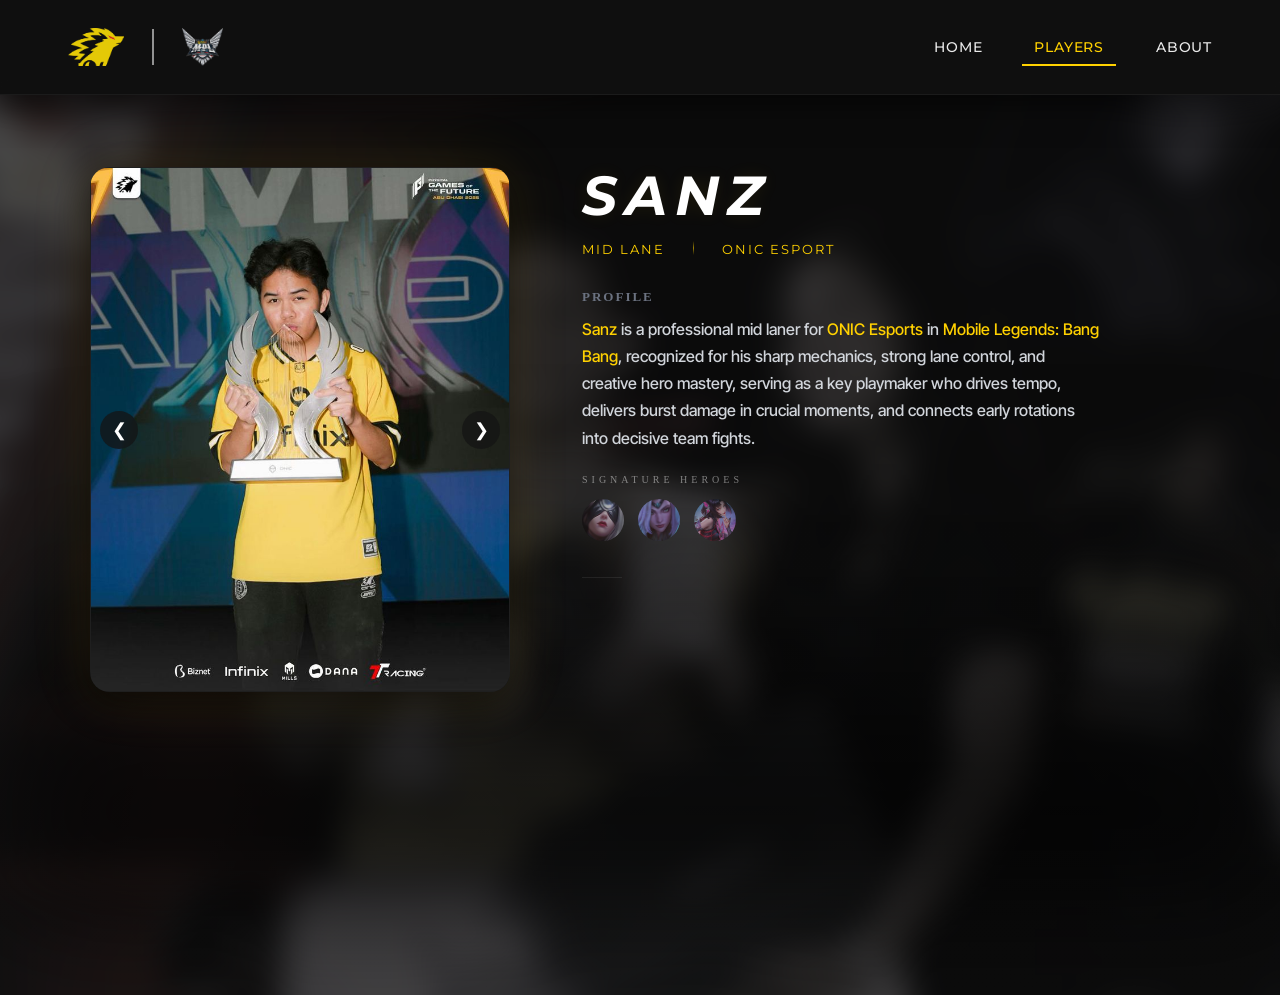
<file: Sanz-page/sanz.html>
<html lang="en">
  <head>
    <meta charset="UTF-8" />
    <meta name="viewport" content="width=device-width, initial-scale=1.0" />
    <title>SANZ</title>
    <link rel="stylesheet" href="sanz.css" />
    <link
      href="https://fonts.googleapis.com/css2?family=Montserrat:ital,wght@0,600;1,600&display=swap"
      rel="stylesheet"
    />
    <link
      href="https://fonts.googleapis.com/css2?family=Inter+Tight:ital,wght@0,100..900;1,100..900&display=swap"
      rel="stylesheet"
    />
    <link
      href="https://fonts.googleapis.com/css2?family=League+Spartan:wght@700&display=swap"
      rel="stylesheet"
    />
     <link
      rel="apple-touch-icon"
      sizes="180x180"
      href="../images/apple-touch-icon.png"
    />
    <link
      rel="icon"
      type="image/png"
      sizes="32x32"
      href="../images/favicon-32x32.png"
    />
    <link
      rel="icon"
      type="image/png"
      sizes="16x16"
      href="../images/favicon-16x16.png"
    />
    <link rel="manifest" href="../images/site.webmanifest" />
  </head>
  <body>
    <header class="navbar">
      <div class="navbar-container">
        <div class="navbar-kiri">
          <a href="../index.html" class="logo-link">
            <img
              class="onic-logo"
              src="../images/onic.png"
              alt="Onic-Esport-Logo"
            />
          </a>
          <div id="box"></div>
          <a href="https://id-mpl.com/" class="logo-link">
            <img class="mpl-id" src="../images/Mpl id.png" alt="Mpl-id-logo" />
          </a>
        </div>
        <nav class="Navbar-list">
          <ul>
            <li><a href="../index.html">HOME</a></li>
            <li><a href="../player.html" class="active">PLAYERS</a></li>
            <li><a href="../about.html">ABOUT</a></li>
          </ul>
        </nav>
        <button class="hamburger" aria-label="Toggle menu">
          <span></span><span></span><span></span>
        </button>
      </div>
      <div class="mobile-menu">
        <a href="../index.html">HOME</a>
        <a href="../player.html" class="active">PLAYERS</a>
        <a href="../about.html">ABOUT</a>
      </div>
    </header>
    <section class="sanz-page">

        <div class="sanz-wrapper">

          <div class="sanz-gallery">
            <button class="gallery-btn prev">&#10094;</button>
            <button class="gallery-btn next">&#10095;</button>

            <div id="gallery-track" class="gallery-track">
              <div class="gallery-item">
              <img src="image/sanz-1.jpg">
            </div>
            <div class="gallery-item">
              <img src="image/sanz-2.jpg">
            </div>
            <div class="gallery-item">
              <img src="image/sanz-3.jpg">
            </div>
          </div>
        </div>

            <div class="sanz-right">
              <section class="profile">

                <h1 class="profile-title">SANZ</h1>

                <div class="profile-meta">
                  <span>Mid Lane</span>
                  <span class="meta-divider"></span>
                  <span>ONIC Esport</span>
                </div>

                <h2 class="profile-sub">Profile</h2>

                <p class="profile-desc">
                  <span>Sanz</span> is a professional mid laner for <span>ONIC Esports</span> in <span>Mobile Legends: Bang Bang</span>, 
                  recognized for his sharp mechanics, strong lane control, and creative hero mastery, serving as a key playmaker who drives tempo, 
                  delivers burst damage in crucial moments, and connects early rotations into decisive team fights.
                </p>
                <div class="hero-signature">    
 <div class="hero-signature">
  <span class="hero-label">Signature Heroes</span>

  <div class="hero-list">
    <img src="image/Pharsa.jpg" />
    <img src="image/Valentina.jpg" />
    <img src="image/Zhuxin.jpg" />
  </div>
</div>  
</div>  
            </ul>
            <div class="sanz-video">
                <iframe src= "https://www.youtube.com/embed/pJ76_h931Mo"
                frameborder="0"
                title="lutpii Bestmoment"
                allow="accelerometer; clipboard-write; encrypted-media; gyroscope; picture-in-picture"
                allowfullscreen></iframe>
             </div>
            </div>
        </div>
      </div>
      </section>
    </section>
    <script src="sanz.js"></script>
     <script src="../navbar.js"></script>
  </body>
</file>
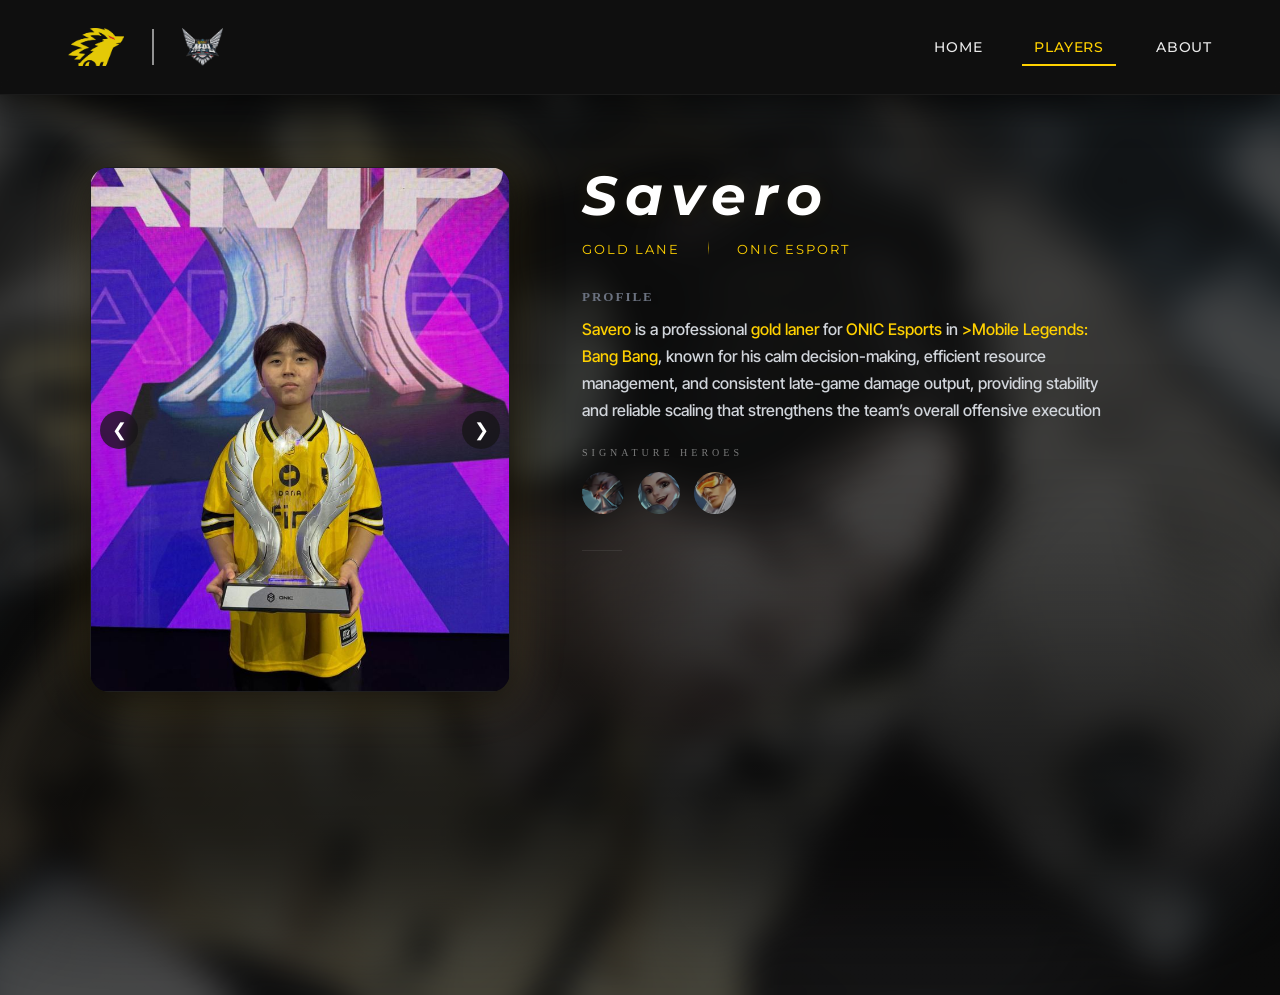
<file: Savero-page/savero.html>
<html lang="en">
  <head>
    <meta charset="UTF-8" />
    <meta name="viewport" content="width=device-width, initial-scale=1.0" />
    <title>Savero</title>
    <link rel="stylesheet" href="savero.css" />
    <link
      href="https://fonts.googleapis.com/css2?family=Montserrat:ital,wght@0,600;1,600&display=swap"
      rel="stylesheet"
    />
    <link
      href="https://fonts.googleapis.com/css2?family=Inter+Tight:ital,wght@0,100..900;1,100..900&display=swap"
      rel="stylesheet"
    />
    <link
      href="https://fonts.googleapis.com/css2?family=League+Spartan:wght@700&display=swap"
      rel="stylesheet"
    />
     <link
      rel="apple-touch-icon"
      sizes="180x180"
      href="../images/apple-touch-icon.png"
    />
    <link
      rel="icon"
      type="image/png"
      sizes="32x32"
      href="../images/favicon-32x32.png"
    />
    <link
      rel="icon"
      type="image/png"
      sizes="16x16"
      href="../images/favicon-16x16.png"
    />
    <link rel="manifest" href="../images/site.webmanifest" />
  </head>
  <body>
    <header class="navbar">
      <div class="navbar-container">
        <div class="navbar-kiri">
          <a href="../index.html" class="logo-link">
            <img
              class="onic-logo"
              src="../images/onic.png"
              alt="Onic-Esport-Logo"
            />
          </a>
          <div id="box"></div>
          <a href="https://id-mpl.com/" class="logo-link">
            <img class="mpl-id" src="../images/Mpl id.png" alt="Mpl-id-logo" />
          </a>
        </div>
        <nav class="Navbar-list">
          <ul>
            <li><a href="../index.html">HOME</a></li>
            <li><a href="../player.html" class="active">PLAYERS</a></li>
            <li><a href="../about.html">ABOUT</a></li>
          </ul>
        </nav>
        <button class="hamburger" aria-label="Toggle menu">
          <span></span><span></span><span></span>
        </button>
      </div>
      <div class="mobile-menu">
        <a href="../index.html">HOME</a>
        <a href="../player.html" class="active">PLAYERS</a>
        <a href="../about.html">ABOUT</a>
      </div>
    </header>
    <section class="savero-page">

        <div class="savero-wrapper">

          <div class="savero-gallery">
            <button class="gallery-btn prev">&#10094;</button>
            <button class="gallery-btn next">&#10095;</button>

            <div id="gallery-track" class="gallery-track">
              <div class="gallery-item">
              <img src="image/savero-1.jpg">
            </div>
            <div class="gallery-item">
              <img src="image/savero-2.jpg">
            </div>
            <div class="gallery-item">
              <img src="image/savero-3.jpg">
            </div>
          </div>
        </div>

            <div class="savero-right">
              <section class="profile">

                <h1 class="profile-title">Savero</h1>

                <div class="profile-meta">
                  <span>Gold Lane</span>
                  <span class="meta-divider"></span>
                  <span>ONIC Esport</span>
                </div>

                <h2 class="profile-sub">Profile</h2>

                <p class="profile-desc">
                  <span>Savero</span> is a professional <span>gold laner</span> for <span>ONIC Esports</span> in <span>>Mobile Legends: Bang Bang</span>, known for his calm decision-making, 
                  efficient resource management, and consistent late-game damage output, 
                   providing stability and reliable scaling that strengthens the team’s overall offensive execution
                </p>
                <div class="hero-signature">    
 <div class="hero-signature">
  <span class="hero-label">Signature Heroes</span>

  <div class="hero-list">
    <img src="image/Granger.jpg" />
    <img src="image/Harith.jpg" />
    <img src="image/Bruno.jpg" />
  </div>
</div>  
</div>  
            </ul>
            <div class="savero-video">
                <iframe src= "https://www.youtube.com/embed/lO1M_0pkqT0"
                frameborder="0"
                title="Savero Bestmoment"
                allow="accelerometer; clipboard-write; encrypted-media; gyroscope; picture-in-picture"
                allowfullscreen></iframe>
             </div>
            </div>
        </div>
      </div>
      </section>
    </section>
    <script src="savero.js"></script>
     <script src="../navbar.js"></script>
  </body>
</file>
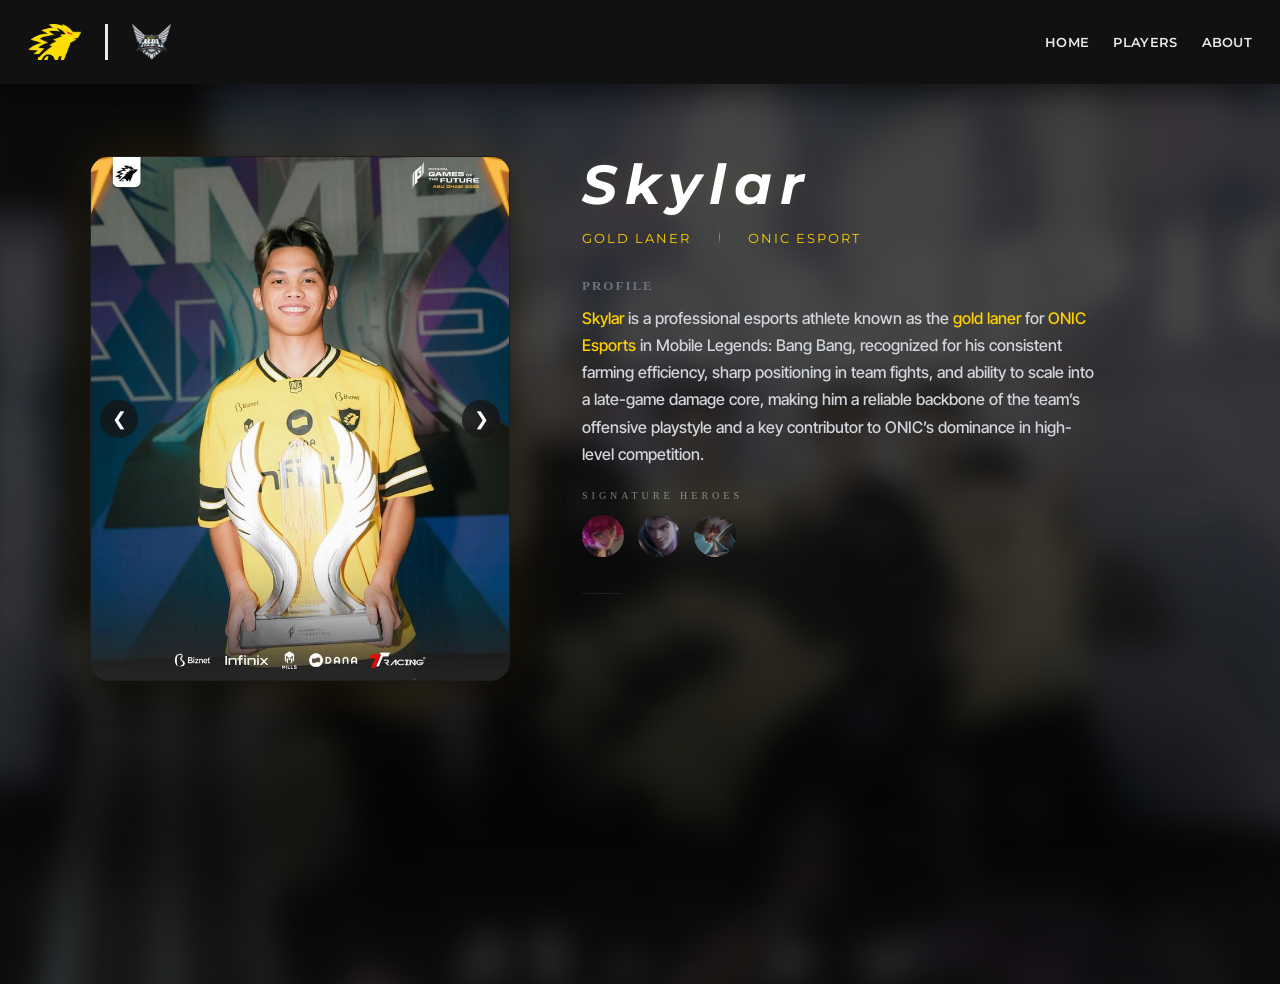
<file: Skylar-page/skylar.html>
<html lang="en">
  <head>
    <meta charset="UTF-8" />
    <meta name="viewport" content="width=device-width, initial-scale=1.0" />
    <title>Skylar</title>
    <link rel="stylesheet" href="skylar.css" />
    <link
      href="https://fonts.googleapis.com/css2?family=Montserrat:ital,wght@0,600;1,600&display=swap"
      rel="stylesheet"
    />
    <link
      href="https://fonts.googleapis.com/css2?family=Inter+Tight:ital,wght@0,100..900;1,100..900&display=swap"
      rel="stylesheet"
    />
    <link
      href="https://fonts.googleapis.com/css2?family=League+Spartan:wght@700&display=swap"
      rel="stylesheet"
    />
     <link
      rel="apple-touch-icon"
      sizes="180x180"
      href="../images/apple-touch-icon.png"
    />
    <link
      rel="icon"
      type="image/png"
      sizes="32x32"
      href="../images/favicon-32x32.png"
    />
    <link
      rel="icon"
      type="image/png"
      sizes="16x16"
      href="../images/favicon-16x16.png"
    />
    <link rel="manifest" href="../images/site.webmanifest" />
  </head>
  <body>
    <header class="navbar">
      <div class="navbar-container">
        <div class="navbar-kiri">
          <a href="../index.html" class="logo-link">
            <img
              class="onic-logo"
              src="../images/onic.png"
              alt="Onic-Esport-Logo"
            />
          </a>
          <div id="box"></div>
          <a href="https://id-mpl.com/" class="logo-link">
            <img class="mpl-id" src="../images/Mpl id.png" alt="Mpl-id-logo" />
          </a>
        </div>
        <nav class="Navbar-list">
          <ul>
            <li><a href="../index.html">HOME</a></li>
            <li><a href="../player.html" class="active">PLAYERS</a></li>
            <li><a href="../about.html">ABOUT</a></li>
          </ul>
        </nav>
        <button class="hamburger" aria-label="Toggle menu">
          <span></span><span></span><span></span>
        </button>
      </div>
      <div class="mobile-menu">
        <a href="../index.html">HOME</a>
        <a href="../player.html" class="active">PLAYERS</a>
        <a href="../about.html">ABOUT</a>
      </div>
    </header>
    <section class="skylar-Page">

        <div class="skylar-wrapper">

          <div class="skylar-gallery">
            <button class="gallery-btn prev">&#10094;</button>
            <button class="gallery-btn next">&#10095;</button>

            <div id="gallery-track" class="gallery-track">
              <div class="gallery-item">
              <img src="images/skylar-1.jpg">
            </div>
            <div class="gallery-item">
              <img src="images/skylar-2.jpg">
            </div>
            <div class="gallery-item">
              <img src="images/skylar-3.jpg">
            </div>
          </div>
        </div>

            <div class="Skylar-right">
              <section class="profile">

                <h1 class="profile-title">Skylar</h1>

                <div class="profile-meta">
                  <span>Gold Laner</span>
                  <span class="meta-divider"></span>
                  <span>ONIC Esport</span>
                </div>

                <h2 class="profile-sub">Profile</h2>

                <p class="profile-desc">
                  <span>Skylar</span> is a professional esports athlete known as the <span>gold laner</span> for <span>ONIC Esports</span> in Mobile Legends: Bang Bang,
                   recognized for his consistent farming efficiency, sharp positioning in team fights, and ability to scale into a late-game damage core, 
                   making him a reliable backbone of the team’s offensive playstyle and a key contributor to ONIC’s dominance in high-level competition.
                </p>
                <div class="hero-signature">    
 <div class="hero-signature">
  <span class="hero-label">Signature Heroes</span>

  <div class="hero-list">
    <img src="images/beatrix.jpg" />
    <img src="images/claude.jpg" />
    <img src="images/Granger.jpg" />
  </div>
</div>  
</div>  
            </ul>
            <div class="skylar-video">
                <iframe src= "https://www.youtube.com/embed/EOH7Jwh0m8k"
                frameborder="0"
                title="skylar Bestmoment"
                allow="accelerometer; clipboard-write; encrypted-media; gyroscope; picture-in-picture"
                allowfullscreen></iframe>
             </div>
            </div>
        </div>
      </div>
      </section>
    </section>
    <script src="skylar.js"></script>
    <script src="../navbar.js"></script>
  </body>
</file>
<file: style.css>
body {
  margin: 0;
  background-color: #0f0f0f;
}
.navbar {
  border-bottom: 1px solid rgba(255, 255, 255, 0.05);
  position: sticky;
  top: 0;
  background-color: rgba(17, 17, 17, 0.75);
  backdrop-filter: blur(8px);
  box-shadow: 0 8px 30px rgba(0, 0, 0, 0.6);
  transition:
    background-color 0.3s ease,
    backdrop-filter 0.3s ease;
  z-index: 1000;
}
.navbar-container {
  max-width: 1200px;
  margin: 0 auto;
  display: flex;
  padding: 8px 16px;
  justify-content: space-between;
  align-items: center;
}
.navbar-kiri {
  display: flex;
  flex-direction: row;
  align-items: center;
  gap: 16px;
}
.onic-logo {
  width: auto;
  height: 36px;
}
#box {
  height: 36px;
  opacity: 0.6;
  width: 2px;
  background-color: #eaeaea;
}
.mpl-id {
  width: auto;
  height: 36px;
}
.onic-logo,
.mpl-id {
  height: 38px;
  opacity: 0.9;
}
.navbar ul {
  gap: 28px;
  list-style-type: none;
  display: flex;
  justify-content: flex-start;
  align-items: center;
}
.logo-link:hover img {
  opacity: 1;
  transform: translateY(-1px);
  transition: all 0.25s ease;
}
.navbar a {
  font-weight: 500;
  font-size: 14px;
  letter-spacing: 0.8px;
  text-decoration: none;
  color: #eaeaea;
  font-family: "Montserrat", sans-serif;
  display: block;
  padding: 14px 12px;
  position: relative;
  transition: color 0.2s ease;
}
.navbar a:hover {
  color: #ffd100;
}
.navbar-list a::after {
  content: "";
  position: absolute;
  left: 0;
  bottom: 4px;
  width: 0;
  height: 2px;
  background-color: #ffd100;
  transition: width 0.35s cubic-bezier(0.4, 0, 0.2, 1);
}
.navbar a:hover::after {
  width: 100%;
}
.navbar a.active {
  color: #ffd100;
}
.navbar a.active::after {
  width: 100%;
}
.hero {
  position: relative;
  height: calc(100vh - 60px);
  display: flex;
  align-items: center;
  justify-content: center;
  overflow: hidden;
}
.hero::after {
  content: "EST. 2010 // JAKARTA, IDN";
  position: absolute;
  bottom: 30px;
  font-family: "Courier New", monospace;
  font-size: 10px;
  color: #ffd100;
  opacity: 0.2; /* Sangat subtle */
  letter-spacing: 3px;
}
.hero-section {
  position: relative;
  z-index: 10;
  width: 100%;
  max-width: 1200px;
  margin: 0 auto;
  padding: 0 16px;
  display: flex;
  flex-direction: column;
  align-items: center;

  transform: translateY(-40px);
  transition: transform 0.5s ease;
}
.slideshow-container {
  position: absolute;
  inset: 0;
  z-index: 0;
  overflow: hidden;
}
.slide {
  position: absolute;
  inset: 0;
  background-size: cover;
  background-position: center;
  opacity: 0;
  transform: scale(1);
  animation: slideAnimation 18s infinite ease-in-out;
}
.slide-1 {
  background-image:
    radial-gradient(
      circle at center,
      rgba(0, 0, 0, 0.2) 0%,
      rgba(15, 15, 15, 1) 95%
    ),
    url("images/Onic-MSC.jpg");
  animation-delay: 0s;
  filter: brightness(0.6) contrast(1.05) grayscale(1);
}
.slide-2 {
  background-image:
    radial-gradient(
      circle at center,
      rgba(0, 0, 0, 0.2) 0%,
      rgba(15, 15, 15, 1) 95%
    ),
    url("images/onic-gotf.jpg");
  animation-delay: 6s;
  filter: brightness(0.6) contrast(1.05) grayscale(1);
}
.slide-3 {
  background-image:
    radial-gradient(
      circle at center,
      rgba(0, 0, 0, 0.2) 0%,
      rgba(15, 15, 15, 1) 95%
    ),
    url("images/onic-mpl.jpg");
  animation-delay: 12s;
  filter: brightness(0.6) contrast(1.05) grayscale(1);
}
@keyframes slideAnimation {
  0% {
    opacity: 0;
    transform: scale(1);
  }
  5% {
    opacity: 1;
  }
  33% {
    opacity: 1;
  }
  38% {
    opacity: 0;
    transform: scale(1.15);
  }
  100% {
    opacity: 0;
    transform: scale(1);
  }
}
.scanline-overlay {
  position: absolute;
  inset: 0;
  background: linear-gradient(
    to bottom,
    transparent 50%,
    rgba(0, 0, 0, 0.2) 51%
  );
  background-size: 100% 4px;
  z-index: 2;
  opacity: 0.3;
  pointer-events: none;
}
.hero-title {
  display: inline-flex;
  flex-direction: column;
  align-items: center;
}
.hero-title h1 {
  opacity: 0;
  font-family: "league-spartan", sans-serif;
  font-size: clamp(50px, 9vw, 100px);
  font-style: bold;
  color: #ffd100;
  letter-spacing: -2px;
  text-shadow: 4px 4px 0px rgba(0, 0, 0, 1);
  text-transform: uppercase;
  filter: none;
  margin-bottom: 0;
  animation: fadeUp 0.8s ease forwards;
  animation-delay: 0.1s;
  margin-bottom: 12px;
}

.hero-title p {
  font-family: "Courier Prime", monospace;
  display: flex;
  font-size: 14px;
  align-items: center;
  justify-content: center;
  gap: 10px;
  color: #ffd100;
  letter-spacing: 4px;
  max-width: 550px;
  padding: 0px;

  text-shadow: 1px 1px 3px rgba(0, 0, 0, 0.8);
  animation: fadeUp 0.8s ease forwards 0.4s;
  margin-bottom: 14px;
}
.hero-title p::before,
.hero-title p:after {
  content: "";
  height: 1px;
  width: 30px;
  background-color: rgba(255, 209, 0, 0.4);
}
.hero-title span {
  font-family: "Montserrat", sans-serif;
  font-size: 12px;
  line-height: 1.45;
  color: rgba(255, 255, 255, 0.72);
  max-width: 420px;
  text-align: center;
  padding: 0;
}
.hero-button {
  text-transform: uppercase;
  opacity: 0;
  border-radius: 2px;
  position: relative;
  overflow: hidden;
  font-family: "Montserrat", sans-serif;
  font-size: 16px;
  margin-top: 20 px;
  display: flex;
  justify-content: center;
  animation: fadeUp 0.8s ease forwards;
  animation-delay: 0.4s;
  z-index: 1;
  gap: 18px;
}
.button-1 {
  font-weight: 700;
  letter-spacing: 0.4px;
  text-decoration: none;
  color: #0f0f0f;
  background-color: #ffd100;
  padding: 10px;
  padding-left: 25px;
  padding-right: 25px;
  margin: 10px;
  transition: all 0.25s ease;
  transform: skew(-10deg);
}
.button-1:hover {
  transform: skew(-10deg) translateY(-3px);
  filter: brightness(1.1);
}
.button-2 {
  text-decoration: none;
  background-color: #00000000;
  border: 1px solid rgba(255, 204, 0, 0.6);
  color: rgba(255, 204, 0, 0.85);
  padding: 10px;
  padding-left: 25px;
  padding-right: 25px;
  margin: 10px;
  transition: all 0.25s ease;
}
.button-2:hover {
  background-color: #ffd100;
  color: #0f0f0f;
}
.button-1 span {
  display: inline-block;
  transform: skew(10deg);
}
.hero-overlay {
  inset: 0;
  position: absolute;
  background:
    linear-gradient(
      to bottom,
      rgba(15, 15, 15, 0.8) 0%,
      rgba(15, 15, 15, 0.3) 40%,
      rgba(15, 15, 15, 0.95) 100%
    ),
    url("images/Onic-MSC.jpg") center / cover no-repeat;
  filter: blur(3px), saturate(0.8);
  transform: scale(1.05);
  opacity: 0.9;
  background: cover;
  background-position: center;
  align-items: center;
  z-index: 0;
  pointer-events: none;
}
@keyframes fadeUp {
  from {
    opacity: 0;
    transform: translateY(20px);
  }
  to {
    opacity: 1;
    transform: translateY(0);
  }
}
.hamburger {
  display: none;
  flex-direction: column;
  gap: 5px;
  cursor: pointer;
  padding: 4px;
  background: none;
  border: none;
  z-index: 1100;
}
.hamburger span {
  width: 22px;
  height: 2px;
  background-color: #ffd100;
  display: block;
  transition: all 0.3s ease;
}
.hamburger.open span:nth-child(1) {
  transform: translateY(7px) rotate(45deg);
}
.hamburger.open span:nth-child(2) {
  opacity: 0;
}
.hamburger.open span:nth-child(3) {
  transform: translateY(-7px) rotate(-45deg);
}
.mobile-menu {
  display: none;
  flex-direction: column;
  background: rgba(13, 13, 13, 0.98);
  border-top: 1px solid rgba(255, 209, 0, 0.15);
  padding: 8px 0 16px;
}
.mobile-menu.open {
  display: flex;
}
.mobile-menu a {
  font-family: "Montserrat", sans-serif;
  font-size: 13px;
  font-weight: 600;
  letter-spacing: 2px;
  color: #eaeaea;
  text-decoration: none;
  padding: 12px 24px;
  border-bottom: 1px solid rgba(255, 255, 255, 0.04);
  transition: color 0.2s ease;
}
.mobile-menu a:hover,
.mobile-menu a.active {
  color: #ffd100;
}

@media (max-width: 768px) {
  .Navbar-list {
    display: none;
  }
  .hamburger {
    display: flex;
  }
  html,
  body {
    height: 100%;
    overflow: hidden;
  }

  .hero {
    height: calc(100svh - 54px);
    min-height: calc(100svh - 54px);
    max-height: calc(100svh - 54px);
    overflow: hidden;
    display: flex;
    align-items: center;
    justify-content: center;
  }

  .hero-section {
    position: relative;
    transform: translateY(-15%);
    width: 100%;
    padding: 0 28px;
    display: flex;
    flex-direction: column;
    align-items: center;
  }

  .hero-title {
    align-items: center;
  }

  .hero-title h1 {
    font-size: clamp(64px, 20vw, 90px);
    text-align: center;
    letter-spacing: -1px;
    margin-bottom: 10px;
  }

  .hero-title p {
    font-size: 10px;
    letter-spacing: 3px;
    justify-content: center;
    text-align: center;
    margin-bottom: 10px;
  }

  .hero-title span {
    font-size: 12px;
    text-align: center;
    max-width: 300px;
  }

  .hero-button {
    flex-direction: column;
    align-items: center;
    gap: 10px;
    margin-top: 24px;
    width: 100%;
  }

  .button-1 {
    font-size: 13px;
    padding: 12px 0;
    margin: 0;
    width: 75%;
    text-align: center;
  }

  .button-2 {
    font-size: 13px;
    padding: 12px 0;
    margin: 0;
    width: 75%;
    text-align: center;
    border: 1.5px solid rgba(255, 204, 0, 0.9);
    color: rgba(255, 204, 0, 1);
  }
}

@media (max-width: 400px) {
  .hero {
    height: calc(100svh - 54px);
    min-height: calc(100svh - 54px);
  }
  .hero-section {
    transform: translateY(-20%);
    padding: 0 0px;
  }
  .hero-title h1 {
    font-size: clamp(56px, 18vw, 72px);
  }
  .button-1,
  .button-2 {
    width: 80%;
  }
}
</file>
<file: about.css>
html,
body {
  margin: 0;
  background: linear-gradient(to bottom, #0f0f0f 0%, #111111 100%);
  min-height: 100vh;
  overscroll-behavior: none;
}
body {
  margin: 0;
  background-color: #0f0f0f;
}
.navbar {
  border-bottom: 1px solid rgba(255, 255, 255, 0.05);
  position: sticky;
  top: 0;
  background-color: rgba(17, 17, 17, 0.75);
  backdrop-filter: blur(8px);
  box-shadow: 0 8px 30px rgba(0, 0, 0, 0.6);
  transition:
    background-color 0.3s ease,
    backdrop-filter 0.3s ease;
  z-index: 1000;
}
.navbar-container {
  max-width: 1200px;
  margin: 0 auto;
  display: flex;
  padding: 8px 16px;
  justify-content: space-between;
  align-items: center;
}
.navbar-kiri {
  display: flex;
  flex-direction: row;
  align-items: center;
  gap: 16px;
}
.onic-logo {
  width: auto;
  height: 36px;
}
#box {
  height: 36px;
  opacity: 0.6;
  width: 2px;
  background-color: #eaeaea;
}
.mpl-id {
  width: auto;
  height: 36px;
}
.onic-logo,
.mpl-id {
  height: 38px;
  opacity: 0.9;
}
.navbar ul {
  gap: 28px;
  list-style-type: none;
  display: flex;
  justify-content: flex-start;
  align-items: center;
}
.logo-link:hover img {
  opacity: 1;
  transform: translateY(-1px);
  transition: all 0.25s ease;
}
.navbar a {
  font-weight: 500;
  font-size: 14px;
  letter-spacing: 0.8px;
  text-decoration: none;
  color: #eaeaea;
  font-family: "Montserrat", sans-serif;
  display: block;
  padding: 14px 12px;
  position: relative;
  transition: color 0.2s ease;
}
.navbar a:hover {
  color: #ffd100;
}
.navbar-list a::after {
  content: "";
  position: absolute;
  left: 0;
  bottom: 4px;
  width: 0;
  height: 2px;
  background-color: #ffd100;
  transition: width 0.35s cubic-bezier(0.4, 0, 0.2, 1);
}
.navbar a:hover::after {
  width: 100%;
}
.navbar a.active {
  color: #ffd100;
}
.navbar a.active::after {
  width: 100%;
}
.about-wrapper {
  position: relative;
  background: radial-gradient(
    circle at center top,
    rgba(255, 209, 0, 0.1),
    transparent 60%
  );
}
.about {
  padding: 80px 16px;
  text-align: center;
}
.about::after {
  content: "";
  display: block;
  height: 1px;
  max-width: 800px;
  margin: 100px auto 0;
  background: linear-gradient(
    to right,
    transparent,
    rgba(255, 255, 255, 0.15),
    transparent
  );
}
.about h1 {
  font-family: "montserrat", sans-serif;
  color: #ffd100;
  letter-spacing: 3px;
  font-size: clamp(28px, 3vw, 42px);
  font-weight: 700;
  margin-bottom: 12px;
}
.about h1::after {
  content: "";
  display: block;
  width: 60px;
  height: 3px;
  background-color: #ffd100;
  margin: 16px auto 0;
}
.vision {
  font-family: "inter", sans-serif;
  font-size: clamp(16px, 1.6vw, 20px);
  font-weight: 500;
  line-height: 1.5;
  color: #eaeaea;
  max-width: 740px;
  margin: 0 auto 32px;
  opacity: 0.9;
  background-color: #1a1a1a;
  border: 1px solid rgba(255, 255, 255, 0.08);
  border-radius: 12px;
  padding: 40px 32px;
  box-shadow: 0 10px 40px rgba(0, 0, 0, 0.25);
  position: relative;
}
.vision::before {
  content: "“";
  position: absolute;
  top: -18px;
  left: 20px;
  font-size: 62px;
  color: rgba(255, 208, 0, 0.351);
  pointer-events: none;
}
.main-about {
  font-family: "inter", sans-serif;
  font-size: 15px;
  line-height: 1.8;
  letter-spacing: 0.2px;
  color: #cfcfcf;
  max-width: 820px;
  margin: 0 auto;
  margin-top: 48px;
  opacity: 0.85;
}
.trophy-section {
  padding: 80px 10%;
  text-align: center;
}
.section-title {
  color: #ffcc00;
  text-transform: uppercase;
  font-family: "montserrat", sans-serif;
  font-size: 2.5rem;
  letter-spacing: 3px;
  font-weight: 700;
  margin-bottom: 12px;
}
.yellow-line {
  position: relative;
  width: 60px;
  height: 4px;
  background-color: #ffcc00;
  margin: 0 auto;
  border-radius: 2px;
}
.trophy-section {
  padding: 100px 5%;
  background-color: #0a0a0a;
  text-align: center;
}
.trophy-scroll-wrapper {
  width: 100%;
  overflow-x: auto;
  padding: 20px 0 40px;
  scrollbar-width: none;
  -ms-overflow-style: none;
  scrollbar-color: #ffcc00 transparent;
  cursor: grab;
  overflow-x: auto;
}
.trophy-scroll-wrapper:active {
  cursor: grabbing;
}
.trophy-scroll-wrapper::-webkit-scrollbar {
  height: 6px;
  display: none;
}
.trophy-scroll-wrapper::-webkit-scrollbar-thumb {
  background: #ffcc00;
  border-radius: 10px;
}
.trophy-grid {
  display: flex;
  gap: 25px;
  padding: 0 5%;
}
.trophy-card {
  flex: 0 0 450px;
  position: relative;
  border-radius: 15px;
  overflow: hidden;
  aspect-ratio: 16 / 9;
  border: 1px solid rgba(255, 204, 0, 0.2);
  transition: all 0.3s ease;
}
.trophy-img {
  width: 100%;
  height: 100%;
  object-fit: cover;
  transition: transform 0.5s ease;
}
.trophy-overlay {
  position: absolute;
  inset: 0;
  display: flex;
  flex-direction: column;
  justify-content: flex-end;
  align-items: center;
  padding-bottom: 16px;
  background: linear-gradient(to top, rgba(0, 0, 0, 0.75) 0%, transparent 60%);
  transition: background 0.4s ease;
}
.trophy-info {
  text-align: center;
  transition: transform 0.4s ease;
}
.trophy-info h4 {
  color: #fff;
  font-size: 1rem;
  margin: 0;
  letter-spacing: 1px;
  text-transform: uppercase;
  font-family: "inter", sans-serif;
}
.trophy-info p {
  color: #ffcc00;
  font-size: 0.8rem;
  margin: 4px 0 0;
  font-weight: 600;
  font-family: "inter", sans-serif;
}
.match-result {
  position: absolute;
  top: 50%;
  transform: translateY(calc(-50% + 20px));
  opacity: 0;
  transition:
    opacity 0.4s ease,
    transform 0.4s ease;
}
.score-container {
  display: flex;
  align-items: center;
  gap: 12px;
}
.score-box {
  display: flex;
  align-items: center;
  gap: 8px;
}
.team-mini {
  display: flex;
  flex-direction: column;
  align-items: center;
  gap: 5px;
}
.team-mini img {
  height: 50px;
  width: auto;
}
.team-mini span {
  font-size: 9px;
  font-weight: 700;
  gap: 10px;
  font-family: "montserrat", sans-serif;
}
.score-number {
  font-family: "montserrat", sans-serif;
  font-size: 2.5em;
  font-weight: 900;
  color: #f7f6f3;
  text-shadow: 0 0 10px rgba(255, 204, 0, 0.4);
}
.score-divider {
  color: #fff;
  font-size: 1.5rem;
  opacity: 1;
}
.trophy-card:hover .trophy-overlay {
  background: linear-gradient(
    to top,
    rgba(0, 0, 0, 0.9) 0%,
    rgba(0, 0, 0, 0.6) 100%
  );
}
.trophy-card:hover .trophy-info {
  transform: none;
}
.trophy-card:hover .match-result {
  opacity: 1;
  transform: translateY(-50%);
}
.trophy-info p {
  color: #ffcc00;
  font-size: 0.8rem;
  margin: 5px 0 0;
  font-weight: 600;
  font-family: "inter", sans-serif;
}
.trophy-card:hover {
  opacity: 1;
  transform: scale(1);
  border-color: #ffcc00;
  box-shadow: 0 10px 30px rgba(255, 204, 0, 0.2);
}
.trophy-card:hover .trophy-img {
  transform: scale(1.1);
}
.stat {
  padding: 50px 16px 72px;
  text-align: center;
}
.stat-header h2 {
  font-family: "league-spartan", sans-serif;
  font-size: clamp(28px, 4vw, 42px);
  letter-spacing: 1px;
  color: #eaeaea;
  font-weight: 800;
  letter-spacing: 1.5px;
  margin-bottom: 16px;
}

.stat-header h2 span {
  color: #ffd100;
}
.stat-header h3 {
  margin-top: 12px;
  font-family: "league-spartan", sans-serif;
  font-size: clamp(20px, 3vw, 32px);
  font-weight: 600;
  color: #eaeaea;
  opacity: 0.8;
  margin-bottom: 12px;
}
.stat-header .source {
  margin-top: 8px;
  font-family: "Montserrat", sans-serif;
  font-size: 11px;
  opacity: 0.8;
  letter-spacing: 1px;
  color: #eaeaea;
}
.stats-grid {
  margin-top: 64px;
  max-width: 1000px;
  margin-inline: auto;
  display: grid;
  grid-template-columns: repeat(auto-fit, minmax(220px, 1fr));
  gap: 42px 24px;
}
.stat-card {
  transition:
    transform 0.3s ease,
    filter 0.3s ease;
  isolation: isolate;
  padding: 24px 16px;
  position: relative;
  transition: transform 0.3s ease;
  z-index: 1;
}
.stat-card:hover {
  filter: brightness(1s);
}
.stat-card::before {
  content: "";
  position: absolute;
  inset: 0;
  background: radial-gradient(
    circle at center,
    rgba(255, 209, 0, 0.15),
    transparent 65%
  );
  opacity: 0;
  transition: opacity 0.3s ease;
  z-index: -1;
}
.stat-card::after {
  content: "";
  width: 24px;
  height: 2px;
  background: #ffd100;
  display: block;
  margin: 12px auto 0;
  opacity: 0.6;
}
.stat-card:hover {
  transform: translateY(-6px);
}
.stat-card:hover:before {
  opacity: 0.7;
}
.stat-number {
  display: block;
  font-family: "league-spartan", sans-serif;
  font-weight: 700;
  font-size: clamp(36px, 5vw, 56px);
  color: #ffd100;
  margin-bottom: 6px;
  letter-spacing: 0.5px;
}
.stat-label {
  text-transform: uppercase;
  font-family: "inter", sans-serif;
  font-size: 12px;
  letter-spacing: 1px;
  color: #eaeaea;
  opacity: 0.85;
}
.social-media {
  padding: 60px 10%;
  background-color: #0a0a0a;
  border-top: 1px solid rgba(255, 255, 255, 0.05);
}
.social-container {
  display: flex;
  justify-content: space-between;
  width: 100%;
  align-items: center;
  max-width: 1300px;
  margin: 0 auto;
}
.branding-wrapper {
  display: flex;
  align-items: center;
  gap: 20px;
}
.onic-logo-circle {
  width: 65px;
  height: 65px;
  background-color: #ffcc00;
  border-radius: 50%;
  display: flex;
  justify-content: center;
  align-items: center;
  overflow: hidden;
}
.onic-logo-circle img {
  width: 70%;
  height: auto;
  object-fit: contain;
}
.social-branding .sub-title {
  font-family: "inter", sans-serif;
  color: #888;
  font-size: 0.8rem;
  letter-spacing: 2px;
  display: block;
  margin-bottom: 5px;
}
.social-branding .main-title {
  font-family: "montserrat", sans-serif;
  text-transform: uppercase;
  color: #ffcc00;
  font-size: 1.8rem;
  font-weight: 800;
  margin: 0;
}
.social-links {
  display: flex;
  gap: 12px;
  margin-left: auto;
}
.social-icon {
  width: 50px;
  height: 50px;
  border: 1px solid rgba(255, 255, 255, 0.1);
  border-radius: 50%;
  display: flex;
  justify-content: center;
  align-items: center;
  color: white;
  font-size: 1.2rem;
  text-decoration: none;
  transition: all 0.3s cubic-bezier(0.4, 0, 0.2, 1);
}
.social-icon:hover {
  color: #0a0a0a;
  background-color: #ffcc00;
  border-color: #ffcc00;
  transform: translateY(-5px);
  box-shadow: 0 5px 15px rgba(255, 204, 0, 0.3);
}
@media (max-width: 768px) {
  .social-container {
    flex-direction: column;
    text-align: center;
    gap: 30px;
  }
}
.hamburger {
  display: none;
  flex-direction: column;
  gap: 5px;
  cursor: pointer;
  padding: 4px;
  background: none;
  border: none;
  z-index: 1100;
}
.hamburger span {
  width: 22px;
  height: 2px;
  background-color: #ffd100;
  display: block;
  transition: all 0.3s ease;
}
.hamburger.open span:nth-child(1) {
  transform: translateY(7px) rotate(45deg);
}
.hamburger.open span:nth-child(2) {
  opacity: 0;
}
.hamburger.open span:nth-child(3) {
  transform: translateY(-7px) rotate(-45deg);
}
.mobile-menu {
  display: none;
  flex-direction: column;
  background: rgba(13, 13, 13, 0.98);
  border-top: 1px solid rgba(255, 209, 0, 0.15);
  padding: 8px 0 16px;
}
.mobile-menu.open {
  display: flex;
}
.mobile-menu a {
  font-family: "Montserrat", sans-serif;
  font-size: 13px;
  font-weight: 600;
  letter-spacing: 2px;
  color: #eaeaea;
  text-decoration: none;
  padding: 12px 24px;
  border-bottom: 1px solid rgba(255, 255, 255, 0.04);
  transition: color 0.2s ease;
}
.mobile-menu a:hover,
.mobile-menu a.active {
  color: #ffd100;
}
@media (max-width: 768px) {
  .about {
    padding: 48px 20px;
  }
  .about::after {
    margin-top: 48px;
  }
  .vision {
    padding: 28px 20px;
    font-size: 15px;
    margin: 0 0 24px;
  }
  .main-about {
    font-size: 14px;
    margin-top: 28px;
    padding: 0 4px;
  }
  .trophy-section {
    padding: 60px 0 60px;
  }
  .section-title {
    font-size: 1.6rem;
    letter-spacing: 2px;
    padding: 0 20px;
  }
  .trophy-card {
    flex: 0 0 300px;
  }
  .trophy-info h4 {
    font-size: 0.8rem;
  }
  .team-mini img {
    height: 36px;
  }
  .score-number {
    font-size: 1.8em;
  }
  .stat {
    padding: 40px 20px 56px;
  }
  .stat-header h2 {
    font-size: clamp(22px, 6vw, 32px);
  }
  .stat-header h3 {
    font-size: clamp(15px, 4vw, 22px);
  }
  .stats-grid {
    margin-top: 40px;
    grid-template-columns: repeat(2, 1fr);
    gap: 24px 16px;
  }
  .stat-number {
    font-size: clamp(30px, 8vw, 44px);
  }
  .social-media {
    padding: 48px 20px;
  }
  .social-container {
    flex-direction: column;
    text-align: center;
    gap: 28px;
  }
  .branding-wrapper {
    flex-direction: column;
    gap: 12px;
  }
  .social-branding .main-title {
    font-size: 1.4rem;
  }
  .social-links {
    margin-left: 0;
    justify-content: center;
    flex-wrap: wrap;
    gap: 10px;
  }
  .social-icon {
    width: 44px;
    height: 44px;
    font-size: 1rem;
  }
}

@media (max-width: 480px) {
  .trophy-card {
    flex: 0 0 240px;
  }

  .stats-grid {
    grid-template-columns: repeat(2, 1fr);
    gap: 20px 12px;
  }
  .vision {
    padding: 24px 16px;
    font-size: 14px;
  }
  .vision::before {
    font-size: 48px;
    top: -14px;
  }
}
@media (max-width: 768px) {
  .Navbar-list {
    display: none;
  }
  .hamburger {
    display: flex;
  }
}
</file>
<file: player.css>
*,
*::before,
*::after {
  box-sizing: border-box;
}
html,
body {
  margin: 0;
  background: linear-gradient(to bottom, #0f0f0f 0%, #111111 100%);
  min-height: 100vh;
  overscroll-behavior: none;
}
.container {
  position: relative;
  z-index: 1;
}
body {
  margin: 0;
  background-color: #0f0f0f;
}
.navbar {
  border-bottom: 1px solid rgba(255, 255, 255, 0.05);
  position: sticky;
  top: 0;
  background-color: rgba(17, 17, 17, 0.75);
  backdrop-filter: blur(8px);
  box-shadow: 0 8px 30px rgba(0, 0, 0, 0.6);
  transition:
    background-color 0.3s ease,
    backdrop-filter 0.3s ease;
  z-index: 1000;
}
.navbar-container {
  max-width: 1200px;
  margin: 0 auto;
  display: flex;
  padding: 8px 16px;
  justify-content: space-between;
  align-items: center;
}
.navbar-kiri {
  display: flex;
  flex-direction: row;
  align-items: center;
  gap: 16px;
}
.onic-logo {
  width: auto;
  height: 36px;
}
#box {
  height: 36px;
  opacity: 0.6;
  width: 2px;
  background-color: #eaeaea;
}
.mpl-id {
  width: auto;
  height: 36px;
}
.onic-logo,
.mpl-id {
  height: 38px;
  opacity: 0.9;
}
.navbar ul {
  gap: 28px;
  list-style-type: none;
  display: flex;
  justify-content: flex-start;
  align-items: center;
}
.logo-link:hover img {
  opacity: 1;
  transform: translateY(-1px);
  transition: all 0.25s ease;
}
.navbar a {
  font-weight: 500;
  font-size: 14px;
  letter-spacing: 0.8px;
  text-decoration: none;
  color: #eaeaea;
  font-family: "Montserrat", sans-serif;
  display: block;
  padding: 14px 12px;
  position: relative;
  transition: color 0.2s ease;
}
.navbar a:hover {
  color: #ffd100;
}
.navbar-list a::after {
  content: "";
  position: absolute;
  left: 0;
  bottom: 4px;
  width: 0;
  height: 2px;
  background-color: #ffd100;
  transition: width 0.35s cubic-bezier(0.4, 0, 0.2, 1);
}
.navbar a:hover::after {
  width: 100%;
}
.navbar a.active {
  color: #ffd100;
}
.navbar a.active::after {
  width: 100%;
}
.container {
  max-width: 1200px;
  margin: 0 auto;
  padding: 0 64px;
}
:root {
  --accent: #f5c400;
  --text-main: #eaeaea;
  --text-muted: #9ca3af;
}
.filter-wrapper {
  display: flex;
  justify-content: flex-end;
  padding: 0 10%;
  margin-bottom: 20px;
  position: relative;
  z-index: 10;
}
.custom-select-container {
  display: flex;
  flex-direction: column;
  gap: 8px;
  min-width: 250px;
  text-align: left;
}
.custom-select-container label {
  color: #888;
  font-size: 0.7rem;
  letter-spacing: 2px;
  font-weight: 700;
  font-family: "Montserrat", sans-serif;
}
.styled-select {
  background-color: #1a1a1a;
  color: white;
  border: 1px solid rgba(255, 255, 255, 0.1);
  padding: 12px 20px;
  font-family: "Montserrat", sans-serif;
  font-size: 0.9rem;
  cursor: pointer;
  border-radius: 4px;
  appearance: none;
  background-image: url('data:image/svg+xml;charset=US-ASCII,<svg xmlns="http://www.w3.org/2000/svg" width="20" height="20" viewBox="0 0 24 24" fill="none" stroke="%23ffcc00" stroke-width="2" stroke-linecap="round" stroke-linejoin="round"><path d="M6 9l6 6 6-6"/></svg>');
  background-repeat: no-repeat;
  background-position: right 15px center;
  transition: all 0.3s ease;
}
.styled-select:focus {
  outline: none;
  border-color: #ffcc00; /* Border kuning pas diklik */
  box-shadow: 0 0 10px rgba(255, 204, 0, 0.2);
}
.player-section {
  position: relative;
  min-height: 100vh;
  background:
    radial-gradient(
      ellipse at top center,
      rgba(255, 255, 255, 0.05),
      rgba(5, 5, 5, 0.8) 60%
    ),
    url("https://www.transparenttextures.com/patterns/carbon-fibre.png"),
    #050505;
  background-blend-mode: normal;
  padding: 96px 0;
  z-index: 1;
}
.player-section::before {
  content: "";
  position: absolute;
  top: 0;
  left: 0;
  width: 100%;
  height: 100%;

  background-image: url("images/onic-bg.jpg");

  background-size: cover;
  background-position: center;
  background-repeat: no-repeat;
  background-attachment: fixed;
  opacity: 0.07;
  filter: grayscale(100%) blur(4px);
  mix-blend-mode: screen;

  pointer-events: none;
  z-index: -1;
}
.player-section::after {
  content: "";
  position: absolute;
  bottom: 0;
  right: 0;
  width: 400px;
  height: 400px;
  background: radial-gradient(
    circle,
    rgba(250, 204, 21, 0.03),
    transparent 70%
  );
  pointer-events: none;
}

.players-header h2 {
  letter-spacing: 6px;
  font-size: 28px;
  font-weight: 700;
  margin-bottom: 48px;
  text-transform: uppercase;
  color: var(--text-main);
  font-family: "montserrat", sans-serif;
  text-align: center;
}
.players-header h2::after {
  content: "";
  display: block;
  width: 48px;
  height: 2px;
  background: #ffd100;
  margin: 16px auto 0;
}
.players-grid {
  display: grid;
  grid-template-columns: repeat(auto-fill, minmax(260px, 1fr));
  gap: 40px;
}

.player-link {
  text-decoration: none;
  color: inherit;
  display: block;
}

.players-card {
  background: rgba(15, 15, 15, 0.6);
  backdrop-filter: blur(10px);
  -webkit-backdrop-filter: blur(10px);
  border-radius: 20px;
  overflow: hidden;
  box-shadow: 0 10px 30px rgba(0, 0, 0, 0.4);
  border: 1px solid rgba(255, 255, 255, 0.05);
  transition: all 0.4s cubic-bezier(0.165, 0.84, 0.44, 1);
  cursor: pointer;
  box-shadow:
    0 12px 30px rgba(0, 0, 0, 0.6),
    inset 0 0 0 1px rgba(255, 255, 255, 0.05);
}
.players-card:hover {
  transform: translateY(-12px);
  border: 1px solid rgba(250, 204, 21, 0.3);
  box-shadow: 0 30px 60px rgba(0, 0, 0, 0.8);
}
.players-images {
  display: flex;
  padding-bottom: 32px;
  position: relative;
  isolation: isolate;
  overflow: hidden;
  align-items: flex-end;
  justify-content: center;
  min-height: 420px;
}
.players-images::before {
  content: "";
  z-index: 0;
  position: absolute;
  bottom: 18%;
  left: 50%;
  transform: translateX(-50%);
  width: 70%;
  height: 40%;
  background: radial-gradient(
    ellipse at center,
    rgba(250, 204, 21, 0.55),
    rgba(250, 204, 21, 0.22),
    transparent 70%
  );
  filter: blur(16px);
  opacity: 0.25;
  transition: opacity 0.35s ease;
}
.players-card:hover .players-images::before {
  opacity: 1;
}
.players-images img {
  height: auto;
  position: relative;
  max-width: 100%;
  object-fit: contain;
  filter: grayscale(100%);
  transition:
    filter 0.35s ease,
    transform 0.35s ease;
  z-index: 1;
}
.players-card:hover img {
  filter: grayscale(0%);
  transform: scale(1.015);
  z-index: 1;
}
.player-info {
  padding: 20px 24px 24px;
  background: linear-gradient(
    to top,
    rgba(0, 0, 0, 0.85),
    rgba(0, 0, 0, 0.35) 60%,
    transparent
  );
}
.player-role {
  font-size: 11px;
  font-family: "montserrat", sans-serif;
  letter-spacing: 2.5px;
  color: rgba(255, 255, 255, 0.55);
  display: flex;
  flex-direction: row;
  align-items: center;
  gap: 6px;
  margin-bottom: 6px;
  font-weight: 400;
  text-transform: uppercase;
  line-height: 1;
}

.role-icon {
  height: 12px;
  width: 12px;
  object-fit: contain;
  display: block;
  flex-shrink: 0;
}

.player-role span {
  line-height: 1;
}
.player-name {
  font-family: "inter", sans-serif;
  color: var(--text-main);
  font-size: 24px;
  font-weight: 700;
  margin: 0;
  line-height: 1.1;
  letter-spacing: 1px;
  transition: color 0.3s ease;
}
.players-card:hover .player-name {
  color: #facc15;
}
.players-card:hover .player-role {
  color: rgba(255, 255, 255, 0.75);
}

.player-link {
  opacity: 0;
  animation: cardEntrance 0.5s ease forwards;
}

.player-link:nth-child(1) {
  animation-delay: 0.1s;
}
.player-link:nth-child(2) {
  animation-delay: 0.2s;
}
.player-link:nth-child(3) {
  animation-delay: 0.3s;
}
.player-link:nth-child(4) {
  animation-delay: 0.4s;
}
.player-link:nth-child(5) {
  animation-delay: 0.5s;
}
.player-link:nth-child(6) {
  animation-delay: 0.6s;
}
@keyframes cardEntrance {
  from {
    opacity: 0;
    transform: translateY(20px);
  }
  to {
    opacity: 1;
    transform: translateY(0);
  }
}
.hamburger {
  display: none;
  flex-direction: column;
  gap: 5px;
  cursor: pointer;
  padding: 4px;
  background: none;
  border: none;
  z-index: 1100;
}

.hamburger span {
  width: 22px;
  height: 2px;
  background-color: #ffd100;
  display: block;
  transition: all 0.3s ease;
}

.hamburger.open span:nth-child(1) {
  transform: translateY(7px) rotate(45deg);
}
.hamburger.open span:nth-child(2) {
  opacity: 0;
}
.hamburger.open span:nth-child(3) {
  transform: translateY(-7px) rotate(-45deg);
}
.mobile-menu {
  display: none;
  flex-direction: column;
  background: rgba(13, 13, 13, 0.98);
  border-top: 1px solid rgba(255, 209, 0, 0.15);
  padding: 8px 0 16px;
}

.mobile-menu.open {
  display: flex;
}

.mobile-menu a {
  font-family: "Montserrat", sans-serif;
  font-size: 13px;
  font-weight: 600;
  letter-spacing: 2px;
  color: #eaeaea;
  text-decoration: none;
  padding: 12px 24px;
  border-bottom: 1px solid rgba(255, 255, 255, 0.04);
  transition: color 0.2s ease;
}
.mobile-menu a:hover,
.mobile-menu a.active {
  color: #ffd100;
}
@media (max-width: 768px) {
  .Navbar-list {
    display: none;
  }
  .hamburger {
    display: flex;
  }
  .player-section {
    padding: 60px 0;
  }
  .container {
    padding: 0 20px;
  }
  .filter-wrapper {
    padding: 0;
    justify-content: flex-start;
    margin-bottom: 24px;
  }
  .custom-select-container {
    width: 100%;
    min-width: 100%;
  }
  .styled-select {
    width: 100%;
    font-size: 0.85rem;
    padding: 10px 16px;
  }
  .players-grid {
    grid-template-columns: repeat(2, 1fr);
    gap: 16px;
  }
  .players-images {
    min-height: 260px;
  }
  .player-name {
    font-size: 18px;
  }
  .player-role {
    font-size: 10px;
    letter-spacing: 1.5px;
  }
  .role-icon {
    height: 10px;
    width: 10px;
  }
  .player-info {
    padding: 14px 16px 18px;
  }
  .players-header h2 {
    font-size: 22px;
    letter-spacing: 4px;
    margin-bottom: 32px;
  }
}
@media (max-width: 480px) {
  .players-grid {
    grid-template-columns: repeat(2, 1fr);
    gap: 10px;
  }
  .players-images {
    min-height: 200px;
  }
  .player-name {
    font-size: 15px;
    letter-spacing: 0.5px;
  }
  .player-role {
    font-size: 9px;
    letter-spacing: 1px;
  }
  .player-info {
    padding: 10px 12px 14px;
  }
}
</file>
<file: Kairi-Page/Kairi.css>
*,
*::before,
*::after {
  box-sizing: border-box;
}
html,
body {
  margin: 0;
  background: linear-gradient(to bottom, #0f0f0f 0%, #111111 100%);
  min-height: 100vh;
  overscroll-behavior: none;
}
body::before {
  content: "";
  position: fixed;
  top: 0;
  left: 0;
  width: 100%;
  height: 100%;
  background-image: url("https://grainy-gradients.vercel.app/noise.svg");
  opacity: 0.03;
  pointer-events: none;
  z-index: 99;
}
body {
  margin: 0;
  background-color: #0f0f0f;
}
.navbar {
  border-bottom: 1px solid rgba(255, 255, 255, 0.05);
  position: sticky;
  top: 0;
  background-color: rgba(17, 17, 17, 0.75);
  backdrop-filter: blur(8px);
  box-shadow: 0 8px 30px rgba(0, 0, 0, 0.6);
  transition:
    background-color 0.3s ease,
    backdrop-filter 0.3s ease;
  z-index: 1000;
}
.navbar-container {
  max-width: 1200px;
  margin: 0 auto;
  display: flex;
  padding: 8px 16px;
  justify-content: space-between;
  align-items: center;
}
.navbar-kiri {
  display: flex;
  flex-direction: row;
  align-items: center;
  gap: 16px;
}
.onic-logo {
  width: auto;
  height: 36px;
}
#box {
  height: 36px;
  opacity: 0.6;
  width: 2px;
  background-color: #eaeaea;
}
.mpl-id {
  width: auto;
  height: 36px;
}
.onic-logo,
.mpl-id {
  height: 38px;
  opacity: 0.9;
}
.navbar ul {
  gap: 28px;
  list-style-type: none;
  display: flex;
  justify-content: flex-start;
  align-items: center;
}
.logo-link:hover img {
  opacity: 1;
  transform: translateY(-1px);
  transition: all 0.25s ease;
}
.navbar a {
  font-weight: 500;
  font-size: 14px;
  letter-spacing: 0.8px;
  text-decoration: none;
  color: #eaeaea;
  font-family: "Montserrat", sans-serif;
  display: block;
  padding: 14px 12px;
  position: relative;
  transition: color 0.2s ease;
}
.navbar a:hover {
  color: #ffd100;
}
.navbar-list a::after {
  content: "";
  position: absolute;
  left: 0;
  bottom: 4px;
  width: 0;
  height: 2px;
  background-color: #ffd100;
  transition: width 0.35s cubic-bezier(0.4, 0, 0.2, 1);
}
.navbar a:hover::after {
  width: 100%;
}
.navbar a.active {
  color: #ffd100;
}
.navbar a.active::after {
  width: 100%;
}
.container {
  max-width: 1200px;
  margin: 0 auto;
  padding: 0 64px;
}
.Kairi-Page {
  position: relative;
  min-height: 100vh;
  padding: 72px 0 64px;
  display: flex;
  align-items: flex-start;
  justify-content: center;
  overflow: hidden;
  background: #0f0f0f9d;
}
.Kairi-Page::before {
  content: "";
  position: absolute;
  inset: 0;

  background: url("images/Kairi-BG.jpg") center / cover no-repeat;

  opacity: 0.25;
  filter: blur(15px) grayscale(70%);
  transform: scale(1.1);

  z-index: 0;
}
.Kairi-Page::after {
  content: "";
  position: fixed;
  left: 0;
  bottom: 0;
  width: 100%;
  height: 65vh;
  pointer-events: none;
  z-index: 0;

  background: linear-gradient(
    to top,
    rgba(0, 0, 0, 0.75) 0%,
    rgba(0, 0, 0, 0.55) 20%,
    rgba(0, 0, 0, 0.35) 38%,
    rgba(0, 0, 0, 0.18) 52%,
    rgba(0, 0, 0, 0.08) 65%,
    transparent 78%
  );

  filter: blur(60px);
  transform: translateZ(0);
}

.kairi-wrapper {
  display: grid;
  grid-template-columns: 420px 520px;
  gap: 72px;
  width: 100%;
  max-width: 1100px;
  align-items: start;
  z-index: 2;
}
.kairi-gallery {
  border-radius: 20px;
  box-shadow:
    0 10px 30px rgba(0, 0, 0, 0.5),
    0 0 60px rgba(227, 176, 43, 0.15);
  transition: scale(1.02);
  position: relative;
  align-items: flex-start;
  width: 420px;
  overflow: hidden;
  scroll-snap-type: mandatory;
}
.gallery-track {
  display: flex;
  gap: 16px;
  overflow-x: auto;
  scroll-behavior: smooth;
  scrollbar-width: none;
}
.gallery-track::-webkit-scrollbar {
  display: none;
}
.gallery-item {
  flex: 0 0 420px;
  aspect-ratio: 4 / 5;
  scroll-snap-align: start;
  border-radius: 14px;
  overflow: hidden;
  background: #111;
  border: 1px solid rgba(255, 255, 255, 0.06);
}
.gallery-item img {
  width: 100%;
  height: 100%;
  object-fit: cover;
}
.gallery-btn {
  position: absolute;
  top: 50%;
  transform: translateY(-50%);
  width: 38px;
  height: 38px;
  border-radius: 50%;
  border: none;
  cursor: pointer;

  background: rgba(20, 20, 20, 0.75);
  color: #fff;
  font-size: 18px;

  backdrop-filter: blur(6px);
  transition: 0.25s ease;
  z-index: 5;
}
.gallery-btn:hover {
  background: rgba(255, 255, 255, 0.15);
}
.gallery-btn.prev {
  left: 10px;
}
.gallery-btn.next {
  right: 10px;
}
.kairi-info {
  flex: 1;
}
.kairi-right {
  max-width: 520px;
  display: flex;
  flex-direction: column;
  justify-content: flex-start;
  align-self: start;
}
.profile {
  max-width: 620px;
  color: #eaeaea;
}
.profile-title {
  font-size: 55px;
  letter-spacing: 8px;
  font-weight: 700;
  color: #ffffff;
  font-family: "Montserrat", sans-serif;
  font-style: italic;
  line-height: 1;
  margin-top: 1px;
  margin-bottom: 10px;
  text-shadow: 0 0 18px rgba(255, 209, 0, 0.08);
}
.profile-title::after {
  content: "";
  position: absolute;
  left: 0;
  bottom: -14px;
  width: 38px;
  height: 2px;
  background: #ffd100;
}
.profile-meta {
  margin-top: 18px;
  font-size: 13px;
  color: #ffd100;
  text-transform: uppercase;
  letter-spacing: 2px;
  display: flex;
  gap: 28px;
  font-family: "montserrat", sans-serif;
}
.meta-divider {
  width: 1px;
  height: 14px;
  background: linear-gradient(
    to bottom,
    transparent,
    rgba(255, 209, 0, 0.6),
    transparent
  );
}
.profile-sub {
  margin-top: 32px;
  font-size: 13px;
  letter-spacing: 2px;
  text-transform: uppercase;
  color: #6b7280;
}
.profile-desc {
  margin-top: 10px;
  line-height: 1.7;
  font-weight: 500;
  font-size: 16px;
  font-family: "Inter Tight", sans-serif;
  color: #d1d5db;
}
.profile-desc span {
  color: #ffd100;
}
.hero-label {
  display: block;
  margin-top: 22px;
  margin-bottom: 14px;
  font-size: 10px;
  letter-spacing: 4px;
  text-transform: uppercase;
  color: rgba(255, 255, 255, 0.45);
}
.hero-list {
  display: flex;
  gap: 14px;
  transition: 0.3s;
  cursor: pointer;
}
.hero-list img {
  width: 42px;
  height: 42px;
  border-radius: 50%;
  object-fit: cover;
  opacity: 0.65;
  transition: all 0.25s ease;
}
.hero-list img:hover {
  opacity: 1;
  transform: translateY(-6px) scale(1.1);
  box-shadow: 0 10px 25px rgba(255, 200, 0, 0.3);
}
.kairi-video {
  width: 100%;
  margin-top: 36px;
  padding-top: 18px;
  position: relative;
}
.kairi-video::before {
  content: "";
  position: absolute;
  top: 0;
  left: 0;
  width: 40px;
  height: 1px;
  background: rgba(255, 255, 255, 0.08);
}
.kairi-video iframe {
  transition: 0.4 ease;
}
.kairi-video iframe:hover {
  transform: scale(1.01);
}
.hero-row span {
  text-decoration: none;
}
.hamburger {
  display: none;
  flex-direction: column;
  gap: 5px;
  cursor: pointer;
  padding: 4px;
  background: none;
  border: none;
  z-index: 1100;
}
.hamburger span {
  width: 22px;
  height: 2px;
  background-color: #ffd100;
  display: block;
  transition: all 0.3s ease;
}
.hamburger.open span:nth-child(1) {
  transform: translateY(7px) rotate(45deg);
}
.hamburger.open span:nth-child(2) {
  opacity: 0;
}
.hamburger.open span:nth-child(3) {
  transform: translateY(-7px) rotate(-45deg);
}
.mobile-menu {
  display: none;
  flex-direction: column;
  background: rgba(13, 13, 13, 0.98);
  border-top: 1px solid rgba(255, 209, 0, 0.15);
  padding: 8px 0 16px;
}
.mobile-menu.open {
  display: flex;
}
.mobile-menu a {
  font-family: "Montserrat", sans-serif;
  font-size: 13px;
  font-weight: 600;
  letter-spacing: 2px;
  color: #eaeaea;
  text-decoration: none;
  padding: 12px 24px;
  border-bottom: 1px solid rgba(255, 255, 255, 0.04);
  transition: color 0.2s ease;
}
.mobile-menu a:hover,
.mobile-menu a.active {
  color: #ffd100;
}
@media (max-width: 768px) {
  .Navbar-list {
    display: none;
  }
  .hamburger {
    display: flex;
  }
  .Kairi-Page {
    padding: 40px 16px 60px;
    align-items: flex-start;
  }
  .kairi-wrapper {
    grid-template-columns: 1fr;
    gap: 36px;
    padding: 0 4px;
  }

  .Kairi-gallery,
  .kairi-gallery {
    width: 100%;
  }
  .gallery-item {
    flex: 0 0 100%;
    aspect-ratio: 4 / 5;
  }
  .kairi-right {
    max-width: 100%;
  }
  .profile-title {
    font-size: 38px;
    letter-spacing: 5px;
  }
  .profile-meta {
    font-size: 11px;
    gap: 16px;
    flex-wrap: wrap;
  }
  .profile-desc {
    font-size: 14px;
  }
  .kairi-video iframe {
    width: 100%;
    height: 200px;
    border-radius: 10px;
  }
  .hero-list {
    gap: 10px;
  }
  .hero-list img {
    width: 36px;
    height: 36px;
  }
}
@media (max-width: 480px) {
  .Kairi-Page {
    padding: 28px 12px 48px;
  }
  .profile-title {
    font-size: 30px;
    letter-spacing: 4px;
  }
  .kairi-video iframe {
    height: 180px;
  }
  .gallery-btn {
    width: 30px;
    height: 30px;
    font-size: 14px;
  }
}
</file>
<file: Kiboy-page/kiboy.css>
*,
*::before,
*::after {
  box-sizing: border-box;
}
html,
body {
  margin: 0;
  background: linear-gradient(to bottom, #0f0f0f 0%, #111111 100%);
  min-height: 100vh;
  overscroll-behavior: none;
}
body::before {
  content: "";
  position: fixed;
  top: 0;
  left: 0;
  width: 100%;
  height: 100%;
  background-image: url("https://grainy-gradients.vercel.app/noise.svg");
  opacity: 0.03;
  pointer-events: none;
  z-index: 99;
}
body {
  margin: 0;
  background-color: #0f0f0f;
}
.navbar {
  border-bottom: 1px solid rgba(255, 255, 255, 0.05);
  position: sticky;
  top: 0;
  background-color: rgba(17, 17, 17, 0.75);
  backdrop-filter: blur(8px);
  box-shadow: 0 8px 30px rgba(0, 0, 0, 0.6);
  transition:
    background-color 0.3s ease,
    backdrop-filter 0.3s ease;
  z-index: 1000;
}
.navbar-container {
  max-width: 1200px;
  margin: 0 auto;
  display: flex;
  padding: 8px 16px;
  justify-content: space-between;
  align-items: center;
}
.navbar-kiri {
  display: flex;
  flex-direction: row;
  align-items: center;
  gap: 16px;
}
.onic-logo {
  width: auto;
  height: 36px;
}
#box {
  height: 36px;
  opacity: 0.6;
  width: 2px;
  background-color: #eaeaea;
}
.mpl-id {
  width: auto;
  height: 36px;
}
.onic-logo,
.mpl-id {
  height: 38px;
  opacity: 0.9;
}
.navbar ul {
  gap: 28px;
  list-style-type: none;
  display: flex;
  justify-content: flex-start;
  align-items: center;
}
.logo-link:hover img {
  opacity: 1;
  transform: translateY(-1px);
  transition: all 0.25s ease;
}
.navbar a {
  font-weight: 500;
  font-size: 14px;
  letter-spacing: 0.8px;
  text-decoration: none;
  color: #eaeaea;
  font-family: "Montserrat", sans-serif;
  display: block;
  padding: 14px 12px;
  position: relative;
  transition: color 0.2s ease;
}
.navbar a:hover {
  color: #ffd100;
}
.navbar-list a::after {
  content: "";
  position: absolute;
  left: 0;
  bottom: 4px;
  width: 0;
  height: 2px;
  background-color: #ffd100;
  transition: width 0.35s cubic-bezier(0.4, 0, 0.2, 1);
}
.navbar a:hover::after {
  width: 100%;
}
.navbar a.active {
  color: #ffd100;
}
.navbar a.active::after {
  width: 100%;
}
.container {
  max-width: 1200px;
  margin: 0 auto;
  padding: 0 64px;
}
.kiboy-Page {
  position: relative;
  min-height: 100vh;
  padding: 72px 0 64px;
  display: flex;
  align-items: flex-start;
  justify-content: center;
  overflow: hidden;
  background: #0f0f0f9d;
}
.kiboy-Page::before {
  content: "";
  position: absolute;
  inset: 0;

  background: url("images/kiboy-bg.jpg") center / cover no-repeat;

  opacity: 0.25;
  filter: blur(15px) grayscale(70%);
  transform: scale(1.1);

  z-index: 0;
}
.kiboy-Page::after {
  content: "";
  position: fixed;
  left: 0;
  bottom: 0;
  width: 100%;
  height: 65vh;
  pointer-events: none;
  z-index: 0;

  background: linear-gradient(
    to top,
    rgba(0, 0, 0, 0.75) 0%,
    rgba(0, 0, 0, 0.55) 20%,
    rgba(0, 0, 0, 0.35) 38%,
    rgba(0, 0, 0, 0.18) 52%,
    rgba(0, 0, 0, 0.08) 65%,
    transparent 78%
  );

  filter: blur(60px);
  transform: translateZ(0);
}

.kiboy-wrapper {
  display: grid;
  grid-template-columns: 420px 520px;
  gap: 72px;
  width: 100%;
  max-width: 1100px;
  align-items: start;
  z-index: 2;
}
.kiboy-gallery {
  border-radius: 20px;
  box-shadow:
    0 10px 30px rgba(0, 0, 0, 0.5),
    0 0 60px rgba(227, 176, 43, 0.15);
  transition: scale(1.02);
  position: relative;
  align-items: flex-start;
  width: 420px;
  overflow: hidden;
  scroll-snap-type: mandatory;
}
.gallery-track {
  display: flex;
  gap: 16px;
  overflow-x: auto;
  scroll-behavior: smooth;
  scrollbar-width: none;
}
.gallery-track::-webkit-scrollbar {
  display: none;
}
.gallery-item {
  flex: 0 0 420px;
  aspect-ratio: 4 / 5;
  scroll-snap-align: start;
  border-radius: 14px;
  overflow: hidden;
  background: #111;
  border: 1px solid rgba(255, 255, 255, 0.06);
}
.gallery-item img {
  width: 100%;
  height: 100%;
  object-fit: cover;
}
.gallery-btn {
  position: absolute;
  top: 50%;
  transform: translateY(-50%);
  width: 38px;
  height: 38px;
  border-radius: 50%;
  border: none;
  cursor: pointer;

  background: rgba(20, 20, 20, 0.75);
  color: #fff;
  font-size: 18px;

  backdrop-filter: blur(6px);
  transition: 0.25s ease;
  z-index: 5;
}
.gallery-btn:hover {
  background: rgba(255, 255, 255, 0.15);
}
.gallery-btn.prev {
  left: 10px;
}
.gallery-btn.next {
  right: 10px;
}
.kiboy-info {
  flex: 1;
}
.kiboy-right {
  max-width: 520px;
  display: flex;
  flex-direction: column;
  justify-content: flex-start;
  align-self: start;
}
.profile {
  max-width: 620px;
  color: #eaeaea;
}
.profile-title {
  font-size: 55px;
  letter-spacing: 8px;
  font-weight: 700;
  color: #ffffff;
  font-family: "Montserrat", sans-serif;
  font-style: italic;
  line-height: 1;
  margin-top: 1px;
  margin-bottom: 10px;
  text-shadow: 0 0 18px rgba(255, 209, 0, 0.08);
}
.profile-title::after {
  content: "";
  position: absolute;
  left: 0;
  bottom: -14px;
  width: 38px;
  height: 2px;
  background: #ffd100;
}
.profile-meta {
  margin-top: 18px;
  font-size: 13px;
  color: #ffd100;
  text-transform: uppercase;
  letter-spacing: 2px;
  display: flex;
  gap: 28px;
  font-family: "montserrat", sans-serif;
}
.meta-divider {
  width: 1px;
  height: 14px;
  background: linear-gradient(
    to bottom,
    transparent,
    rgba(255, 209, 0, 0.6),
    transparent
  );
}
.profile-sub {
  margin-top: 32px;
  font-size: 13px;
  letter-spacing: 2px;
  text-transform: uppercase;
  color: #6b7280;
}
.profile-desc {
  margin-top: 10px;
  line-height: 1.7;
  font-weight: 500;
  font-size: 16px;
  font-family: "Inter Tight", sans-serif;
  color: #d1d5db;
}
.profile-desc span {
  color: #ffd100;
}
.hero-label {
  display: block;
  margin-top: 22px;
  margin-bottom: 14px;
  font-size: 10px;
  letter-spacing: 4px;
  text-transform: uppercase;
  color: rgba(255, 255, 255, 0.45);
}
.hero-list {
  display: flex;
  gap: 14px;
  transition: 0.3s;
  cursor: pointer;
}
.hero-list img {
  width: 42px;
  height: 42px;
  border-radius: 50%;
  object-fit: cover;
  opacity: 0.65;
  transition: all 0.25s ease;
}
.hero-list img:hover {
  opacity: 1;
  transform: translateY(-6px) scale(1.1);
  box-shadow: 0 10px 25px rgba(255, 200, 0, 0.3);
}
.kiboy-video {
  width: 100%;
  margin-top: 36px;
  padding-top: 18px;
  position: relative;
}
.kiboy-video::before {
  content: "";
  position: absolute;
  top: 0;
  left: 0;
  width: 40px;
  height: 1px;
  background: rgba(255, 255, 255, 0.08);
}
.kiboy-video iframe {
  transition: 0.4 ease;
}
.kiboy-video iframe:hover {
  transform: scale(1.01);
}
.hero-row span {
  text-decoration: none;
}
.hamburger {
  display: none;
  flex-direction: column;
  gap: 5px;
  cursor: pointer;
  padding: 4px;
  background: none;
  border: none;
  z-index: 1100;
}
.hamburger span {
  width: 22px;
  height: 2px;
  background-color: #ffd100;
  display: block;
  transition: all 0.3s ease;
}
.hamburger.open span:nth-child(1) {
  transform: translateY(7px) rotate(45deg);
}
.hamburger.open span:nth-child(2) {
  opacity: 0;
}
.hamburger.open span:nth-child(3) {
  transform: translateY(-7px) rotate(-45deg);
}

/* ── MOBILE MENU ── */
.mobile-menu {
  display: none;
  flex-direction: column;
  background: rgba(13, 13, 13, 0.98);
  border-top: 1px solid rgba(255, 209, 0, 0.15);
  padding: 8px 0 16px;
}
.mobile-menu.open {
  display: flex;
}
.mobile-menu a {
  font-family: "Montserrat", sans-serif;
  font-size: 13px;
  font-weight: 600;
  letter-spacing: 2px;
  color: #eaeaea;
  text-decoration: none;
  padding: 12px 24px;
  border-bottom: 1px solid rgba(255, 255, 255, 0.04);
  transition: color 0.2s ease;
}
.mobile-menu a:hover,
.mobile-menu a.active {
  color: #ffd100;
}

/* ── RESPONSIVE ── */
@media (max-width: 768px) {
  .Navbar-list {
    display: none;
  }
  .hamburger {
    display: flex;
  }

  .kiboy-Page {
    padding: 40px 16px 60px;
  }
  .kiboy-wrapper {
    grid-template-columns: 1fr;
    gap: 36px;
  }
  .kiboy-gallery {
    width: 100%;
  }
  .kiboy-right {
    max-width: 100%;
  }

  .gallery-item {
    flex: 0 0 100%;
  }
  .gallery-btn {
    width: 32px;
    height: 32px;
    font-size: 14px;
  }

  .profile-title {
    font-size: 38px;
    letter-spacing: 5px;
  }
  .profile-meta {
    font-size: 11px;
    gap: 16px;
    flex-wrap: wrap;
  }
  .profile-desc {
    font-size: 14px;
  }
  .hero-list img {
    width: 36px;
    height: 36px;
  }

  .kiboy-video iframe {
    width: 100%;
    height: 200px;
    border-radius: 10px;
  }
}

@media (max-width: 480px) {
  .kiboy-Page {
    padding: 28px 12px 48px;
  }
  .profile-title {
    font-size: 30px;
    letter-spacing: 4px;
  }
  .kiboy-video iframe {
    height: 180px;
  }
}
</file>
<file: Lutpii-page/lutpii.css>
*,
*::before,
*::after {
  box-sizing: border-box;
}
html,
body {
  margin: 0;
  background: linear-gradient(to bottom, #0f0f0f 0%, #111111 100%);
  min-height: 100vh;
  overscroll-behavior: none;
}
body::before {
  content: "";
  position: fixed;
  top: 0;
  left: 0;
  width: 100%;
  height: 100%;
  background-image: url("https://grainy-gradients.vercel.app/noise.svg");
  opacity: 0.03;
  pointer-events: none;
  z-index: 99;
}
body {
  margin: 0;
  background-color: #0f0f0f;
}
body {
  margin: 0;
  background-color: #0f0f0f;
}
.navbar {
  border-bottom: 1px solid rgba(255, 255, 255, 0.05);
  position: sticky;
  top: 0;
  background-color: rgba(17, 17, 17, 0.75);
  backdrop-filter: blur(8px);
  box-shadow: 0 8px 30px rgba(0, 0, 0, 0.6);
  transition:
    background-color 0.3s ease,
    backdrop-filter 0.3s ease;
  z-index: 1000;
}
.navbar-container {
  max-width: 1200px;
  margin: 0 auto;
  display: flex;
  padding: 8px 16px;
  justify-content: space-between;
  align-items: center;
}
.navbar-kiri {
  display: flex;
  flex-direction: row;
  align-items: center;
  gap: 16px;
}
.onic-logo {
  width: auto;
  height: 36px;
}
#box {
  height: 36px;
  opacity: 0.6;
  width: 2px;
  background-color: #eaeaea;
}
.mpl-id {
  width: auto;
  height: 36px;
}
.onic-logo,
.mpl-id {
  height: 38px;
  opacity: 0.9;
}
.navbar ul {
  gap: 28px;
  list-style-type: none;
  display: flex;
  justify-content: flex-start;
  align-items: center;
}
.logo-link:hover img {
  opacity: 1;
  transform: translateY(-1px);
  transition: all 0.25s ease;
}
.navbar a {
  font-weight: 500;
  font-size: 14px;
  letter-spacing: 0.8px;
  text-decoration: none;
  color: #eaeaea;
  font-family: "Montserrat", sans-serif;
  display: block;
  padding: 14px 12px;
  position: relative;
  transition: color 0.2s ease;
}
.navbar a:hover {
  color: #ffd100;
}
.navbar-list a::after {
  content: "";
  position: absolute;
  left: 0;
  bottom: 4px;
  width: 0;
  height: 2px;
  background-color: #ffd100;
  transition: width 0.35s cubic-bezier(0.4, 0, 0.2, 1);
}
.navbar a:hover::after {
  width: 100%;
}
.navbar a.active {
  color: #ffd100;
}
.navbar a.active::after {
  width: 100%;
}
.container {
  max-width: 1200px;
  margin: 0 auto;
  padding: 0 64px;
}
.lutpii-Page {
  position: relative;
  min-height: 100vh;
  padding: 72px 0 64px;
  display: flex;
  align-items: flex-start;
  justify-content: center;
  overflow: hidden;
  background: #0f0f0f9d;
}
.lutpii-Page::before {
  content: "";
  position: absolute;
  inset: 0;

  background: url("image/lutpii-bg.jpg") center / cover no-repeat;

  opacity: 0.25;
  filter: blur(15px) grayscale(70%);
  transform: scale(1.1);

  z-index: 0;
}
.lutpii-Page::after {
  content: "";
  position: fixed;
  left: 0;
  bottom: 0;
  width: 100%;
  height: 65vh;
  pointer-events: none;
  z-index: 0;

  background: linear-gradient(
    to top,
    rgba(0, 0, 0, 0.75) 0%,
    rgba(0, 0, 0, 0.55) 20%,
    rgba(0, 0, 0, 0.35) 38%,
    rgba(0, 0, 0, 0.18) 52%,
    rgba(0, 0, 0, 0.08) 65%,
    transparent 78%
  );

  filter: blur(60px);
  transform: translateZ(0);
}

.lutpii-wrapper {
  display: grid;
  grid-template-columns: 420px 520px;
  gap: 72px;
  width: 100%;
  max-width: 1100px;
  align-items: start;
  z-index: 2;
}
.lutpii-gallery {
  border-radius: 20px;
  box-shadow:
    0 10px 30px rgba(0, 0, 0, 0.5),
    0 0 60px rgba(227, 176, 43, 0.15);
  transition: scale(1.02);
  position: relative;
  align-items: flex-start;
  width: 420px;
  overflow: hidden;
  scroll-snap-type: mandatory;
}
.gallery-track {
  display: flex;
  gap: 16px;
  overflow-x: auto;
  scroll-behavior: smooth;
  scrollbar-width: none;
}
.gallery-track::-webkit-scrollbar {
  display: none;
}
.gallery-item {
  flex: 0 0 420px;
  aspect-ratio: 4 / 5;
  scroll-snap-align: start;
  border-radius: 14px;
  overflow: hidden;
  background: #111;
  border: 1px solid rgba(255, 255, 255, 0.06);
}
.gallery-item img {
  width: 100%;
  height: 100%;
  object-fit: cover;
}
.gallery-btn {
  position: absolute;
  top: 50%;
  transform: translateY(-50%);
  width: 38px;
  height: 38px;
  border-radius: 50%;
  border: none;
  cursor: pointer;

  background: rgba(20, 20, 20, 0.75);
  color: #fff;
  font-size: 18px;

  backdrop-filter: blur(6px);
  transition: 0.25s ease;
  z-index: 5;
}
.gallery-btn:hover {
  background: rgba(255, 255, 255, 0.15);
}
.gallery-btn.prev {
  left: 10px;
}
.gallery-btn.next {
  right: 10px;
}
.lutpii-info {
  flex: 1;
}
.lutpii-right {
  max-width: 520px;
  display: flex;
  flex-direction: column;
  justify-content: flex-start;
  align-self: start;
}
.profile {
  max-width: 620px;
  color: #eaeaea;
}
.profile-title {
  font-size: 55px;
  letter-spacing: 8px;
  font-weight: 700;
  color: #ffffff;
  font-family: "Montserrat", sans-serif;
  font-style: italic;
  line-height: 1;
  margin-top: 1px;
  margin-bottom: 10px;
  text-shadow: 0 0 18px rgba(255, 209, 0, 0.08);
}
.profile-title::after {
  content: "";
  position: absolute;
  left: 0;
  bottom: -14px;
  width: 38px;
  height: 2px;
  background: #ffd100;
}
.profile-meta {
  margin-top: 18px;
  font-size: 13px;
  color: #ffd100;
  text-transform: uppercase;
  letter-spacing: 2px;
  display: flex;
  gap: 28px;
  font-family: "montserrat", sans-serif;
}
.meta-divider {
  width: 1px;
  height: 14px;
  background: linear-gradient(
    to bottom,
    transparent,
    rgba(255, 209, 0, 0.6),
    transparent
  );
}
.profile-sub {
  margin-top: 32px;
  font-size: 13px;
  letter-spacing: 2px;
  text-transform: uppercase;
  color: #6b7280;
}
.profile-desc {
  margin-top: 10px;
  line-height: 1.7;
  font-weight: 500;
  font-size: 16px;
  font-family: "Inter Tight", sans-serif;
  color: #d1d5db;
}
.profile-desc span {
  color: #ffd100;
}
.hero-label {
  display: block;
  margin-top: 22px;
  margin-bottom: 14px;
  font-size: 10px;
  letter-spacing: 4px;
  text-transform: uppercase;
  color: rgba(255, 255, 255, 0.45);
}
.hero-list {
  display: flex;
  gap: 14px;
  transition: 0.3s;
  cursor: pointer;
}
.hero-list img {
  width: 42px;
  height: 42px;
  border-radius: 50%;
  object-fit: cover;
  opacity: 0.65;
  transition: all 0.25s ease;
}
.hero-list img:hover {
  opacity: 1;
  transform: translateY(-6px) scale(1.1);
  box-shadow: 0 10px 25px rgba(255, 200, 0, 0.3);
}
.lutpii-video {
  width: 100%;
  margin-top: 36px;
  padding-top: 18px;
  position: relative;
}
.lutpii-video::before {
  content: "";
  position: absolute;
  top: 0;
  left: 0;
  width: 40px;
  height: 1px;
  background: rgba(255, 255, 255, 0.08);
}
.lutpii-video iframe {
  transition: 0.4 ease;
}
.lutpii-video iframe:hover {
  transform: scale(1.01);
}
.hero-row span {
  text-decoration: none;
}
.hamburger {
  display: none;
  flex-direction: column;
  gap: 5px;
  cursor: pointer;
  padding: 4px;
  background: none;
  border: none;
  z-index: 1100;
}
.hamburger span {
  width: 22px;
  height: 2px;
  background-color: #ffd100;
  display: block;
  transition: all 0.3s ease;
}
.hamburger.open span:nth-child(1) {
  transform: translateY(7px) rotate(45deg);
}
.hamburger.open span:nth-child(2) {
  opacity: 0;
}
.hamburger.open span:nth-child(3) {
  transform: translateY(-7px) rotate(-45deg);
}

.mobile-menu {
  display: none;
  flex-direction: column;
  background: rgba(13, 13, 13, 0.98);
  border-top: 1px solid rgba(255, 209, 0, 0.15);
  padding: 8px 0 16px;
}
.mobile-menu.open {
  display: flex;
}
.mobile-menu a {
  font-family: "Montserrat", sans-serif;
  font-size: 13px;
  font-weight: 600;
  letter-spacing: 2px;
  color: #eaeaea;
  text-decoration: none;
  padding: 12px 24px;
  border-bottom: 1px solid rgba(255, 255, 255, 0.04);
  transition: color 0.2s ease;
}
.mobile-menu a:hover,
.mobile-menu a.active {
  color: #ffd100;
}

@media (max-width: 768px) {
  .Navbar-list {
    display: none;
  }
  .hamburger {
    display: flex;
  }

  .lutpii-Page {
    padding: 40px 16px 60px;
  }
  .lutpii-wrapper {
    grid-template-columns: 1fr;
    gap: 36px;
  }
  .lutpii-gallery {
    width: 100%;
  }
  .lutpii-right {
    max-width: 100%;
  }

  .gallery-item {
    flex: 0 0 100%;
  }
  .gallery-btn {
    width: 32px;
    height: 32px;
    font-size: 14px;
  }

  .profile-title {
    font-size: 38px;
    letter-spacing: 5px;
  }
  .profile-meta {
    font-size: 11px;
    gap: 16px;
    flex-wrap: wrap;
  }
  .profile-desc {
    font-size: 14px;
  }
  .hero-list img {
    width: 36px;
    height: 36px;
  }

  .lutpii-video iframe {
    width: 100%;
    height: 200px;
    border-radius: 10px;
  }
}

@media (max-width: 480px) {
  .lutpii-Page {
    padding: 28px 12px 48px;
  }
  .profile-title {
    font-size: 30px;
    letter-spacing: 4px;
  }
  .lutpii-video iframe {
    height: 180px;
  }
}
</file>
<file: Sanz-page/sanz.css>
*,
*::before,
*::after {
  box-sizing: border-box;
}
html,
body {
  margin: 0;
  background: linear-gradient(to bottom, #0f0f0f 0%, #111111 100%);
  min-height: 100vh;
  overscroll-behavior: none;
}
body::before {
  content: "";
  position: fixed;
  top: 0;
  left: 0;
  width: 100%;
  height: 100%;
  background-image: url("https://grainy-gradients.vercel.app/noise.svg");
  opacity: 0.03;
  pointer-events: none;
  z-index: 99;
}
body {
  margin: 0;
  background-color: #0f0f0f;
}
body {
  margin: 0;
  background-color: #0f0f0f;
}
.navbar {
  border-bottom: 1px solid rgba(255, 255, 255, 0.05);
  position: sticky;
  top: 0;
  background-color: rgba(17, 17, 17, 0.75);
  backdrop-filter: blur(8px);
  box-shadow: 0 8px 30px rgba(0, 0, 0, 0.6);
  transition:
    background-color 0.3s ease,
    backdrop-filter 0.3s ease;
  z-index: 1000;
}
.navbar-container {
  max-width: 1200px;
  margin: 0 auto;
  display: flex;
  padding: 8px 16px;
  justify-content: space-between;
  align-items: center;
}
.navbar-kiri {
  display: flex;
  flex-direction: row;
  align-items: center;
  gap: 16px;
}
.onic-logo {
  width: auto;
  height: 36px;
}
#box {
  height: 36px;
  opacity: 0.6;
  width: 2px;
  background-color: #eaeaea;
}
.mpl-id {
  width: auto;
  height: 36px;
}
.onic-logo,
.mpl-id {
  height: 38px;
  opacity: 0.9;
}
.navbar ul {
  gap: 28px;
  list-style-type: none;
  display: flex;
  justify-content: flex-start;
  align-items: center;
}
.logo-link:hover img {
  opacity: 1;
  transform: translateY(-1px);
  transition: all 0.25s ease;
}
.navbar a {
  font-weight: 500;
  font-size: 14px;
  letter-spacing: 0.8px;
  text-decoration: none;
  color: #eaeaea;
  font-family: "Montserrat", sans-serif;
  display: block;
  padding: 14px 12px;
  position: relative;
  transition: color 0.2s ease;
}
.navbar a:hover {
  color: #ffd100;
}
.navbar-list a::after {
  content: "";
  position: absolute;
  left: 0;
  bottom: 4px;
  width: 0;
  height: 2px;
  background-color: #ffd100;
  transition: width 0.35s cubic-bezier(0.4, 0, 0.2, 1);
}
.navbar a:hover::after {
  width: 100%;
}
.navbar a.active {
  color: #ffd100;
}
.navbar a.active::after {
  width: 100%;
}
.container {
  max-width: 1200px;
  margin: 0 auto;
  padding: 0 64px;
}
.sanz-Page {
  position: relative;
  min-height: 100vh;
  padding: 72px 0 64px;
  display: flex;
  align-items: flex-start;
  justify-content: center;
  overflow: hidden;
  background: #0f0f0f9d;
}
.sanz-Page::before {
  content: "";
  position: absolute;
  inset: 0;

  background: url("image/sanz-bg.jpeg") center / cover no-repeat;

  opacity: 0.25;
  filter: blur(15px) grayscale(70%);
  transform: scale(1.1);

  z-index: 0;
}
.sanz-Page::after {
  content: "";
  position: fixed;
  left: 0;
  bottom: 0;
  width: 100%;
  height: 65vh;
  pointer-events: none;
  z-index: 0;

  background: linear-gradient(
    to top,
    rgba(0, 0, 0, 0.75) 0%,
    rgba(0, 0, 0, 0.55) 20%,
    rgba(0, 0, 0, 0.35) 38%,
    rgba(0, 0, 0, 0.18) 52%,
    rgba(0, 0, 0, 0.08) 65%,
    transparent 78%
  );

  filter: blur(60px);
  transform: translateZ(0);
}

.sanz-wrapper {
  display: grid;
  grid-template-columns: 420px 520px;
  gap: 72px;
  width: 100%;
  max-width: 1100px;
  align-items: start;
  z-index: 2;
}
.sanz-gallery {
  border-radius: 20px;
  box-shadow:
    0 10px 30px rgba(0, 0, 0, 0.5),
    0 0 60px rgba(227, 176, 43, 0.15);
  transition: scale(1.02);
  position: relative;
  align-items: flex-start;
  width: 420px;
  overflow: hidden;
  scroll-snap-type: mandatory;
}
.gallery-track {
  display: flex;
  gap: 16px;
  overflow-x: auto;
  scroll-behavior: smooth;
  scrollbar-width: none;
}
.gallery-track::-webkit-scrollbar {
  display: none;
}
.gallery-item {
  flex: 0 0 420px;
  aspect-ratio: 4 / 5;
  scroll-snap-align: start;
  border-radius: 14px;
  overflow: hidden;
  background: #111;
  border: 1px solid rgba(255, 255, 255, 0.06);
}
.gallery-item img {
  width: 100%;
  height: 100%;
  object-fit: cover;
}
.gallery-btn {
  position: absolute;
  top: 50%;
  transform: translateY(-50%);
  width: 38px;
  height: 38px;
  border-radius: 50%;
  border: none;
  cursor: pointer;

  background: rgba(20, 20, 20, 0.75);
  color: #fff;
  font-size: 18px;

  backdrop-filter: blur(6px);
  transition: 0.25s ease;
  z-index: 5;
}
.gallery-btn:hover {
  background: rgba(255, 255, 255, 0.15);
}
.gallery-btn.prev {
  left: 10px;
}
.gallery-btn.next {
  right: 10px;
}
.sanz-info {
  flex: 1;
}
.sanz-right {
  max-width: 520px;
  display: flex;
  flex-direction: column;
  justify-content: flex-start;
  align-self: start;
}
.profile {
  max-width: 620px;
  color: #eaeaea;
}
.profile-title {
  font-size: 55px;
  letter-spacing: 8px;
  font-weight: 700;
  color: #ffffff;
  font-family: "Montserrat", sans-serif;
  font-style: italic;
  line-height: 1;
  margin-top: 1px;
  margin-bottom: 10px;
  text-shadow: 0 0 18px rgba(255, 209, 0, 0.08);
}
.profile-title::after {
  content: "";
  position: absolute;
  left: 0;
  bottom: -14px;
  width: 38px;
  height: 2px;
  background: #ffd100;
}
.profile-meta {
  margin-top: 18px;
  font-size: 13px;
  color: #ffd100;
  text-transform: uppercase;
  letter-spacing: 2px;
  display: flex;
  gap: 28px;
  font-family: "montserrat", sans-serif;
}
.meta-divider {
  width: 1px;
  height: 14px;
  background: linear-gradient(
    to bottom,
    transparent,
    rgba(255, 209, 0, 0.6),
    transparent
  );
}
.profile-sub {
  margin-top: 32px;
  font-size: 13px;
  letter-spacing: 2px;
  text-transform: uppercase;
  color: #6b7280;
}
.profile-desc {
  margin-top: 10px;
  line-height: 1.7;
  font-weight: 500;
  font-size: 16px;
  font-family: "Inter Tight", sans-serif;
  color: #d1d5db;
}
.profile-desc span {
  color: #ffd100;
}
.hero-label {
  display: block;
  margin-top: 22px;
  margin-bottom: 14px;
  font-size: 10px;
  letter-spacing: 4px;
  text-transform: uppercase;
  color: rgba(255, 255, 255, 0.45);
}
.hero-list {
  display: flex;
  gap: 14px;
  transition: 0.3s;
  cursor: pointer;
}
.hero-list img {
  width: 42px;
  height: 42px;
  border-radius: 50%;
  object-fit: cover;
  opacity: 0.65;
  transition: all 0.25s ease;
}
.hero-list img:hover {
  opacity: 1;
  transform: translateY(-6px) scale(1.1);
  box-shadow: 0 10px 25px rgba(255, 200, 0, 0.3);
}
.sanz-video {
  width: 100%;
  margin-top: 36px;
  padding-top: 18px;
  position: relative;
}
.sanz-video::before {
  content: "";
  position: absolute;
  top: 0;
  left: 0;
  width: 40px;
  height: 1px;
  background: rgba(255, 255, 255, 0.08);
}
.sanz-video iframe {
  transition: 0.4 ease;
}
.sanz-video iframe:hover {
  transform: scale(1.01);
}
.hero-row span {
  text-decoration: none;
}
.hamburger {
  display: none;
  flex-direction: column;
  gap: 5px;
  cursor: pointer;
  padding: 4px;
  background: none;
  border: none;
  z-index: 1100;
}
.hamburger span {
  width: 22px;
  height: 2px;
  background-color: #ffd100;
  display: block;
  transition: all 0.3s ease;
}
.hamburger.open span:nth-child(1) {
  transform: translateY(7px) rotate(45deg);
}
.hamburger.open span:nth-child(2) {
  opacity: 0;
}
.hamburger.open span:nth-child(3) {
  transform: translateY(-7px) rotate(-45deg);
}

.mobile-menu {
  display: none;
  flex-direction: column;
  background: rgba(13, 13, 13, 0.98);
  border-top: 1px solid rgba(255, 209, 0, 0.15);
  padding: 8px 0 16px;
}
.mobile-menu.open {
  display: flex;
}
.mobile-menu a {
  font-family: "Montserrat", sans-serif;
  font-size: 13px;
  font-weight: 600;
  letter-spacing: 2px;
  color: #eaeaea;
  text-decoration: none;
  padding: 12px 24px;
  border-bottom: 1px solid rgba(255, 255, 255, 0.04);
  transition: color 0.2s ease;
}
.mobile-menu a:hover,
.mobile-menu a.active {
  color: #ffd100;
}

@media (max-width: 768px) {
  .Navbar-list {
    display: none;
  }
  .hamburger {
    display: flex;
  }

  .sanz-Page {
    padding: 40px 16px 60px;
  }
  .sanz-wrapper {
    grid-template-columns: 1fr;
    gap: 36px;
  }
  .sanz-gallery {
    width: 100%;
  }
  .sanz-right {
    max-width: 100%;
  }

  .gallery-item {
    flex: 0 0 100%;
  }
  .gallery-btn {
    width: 32px;
    height: 32px;
    font-size: 14px;
  }

  .profile-title {
    font-size: 38px;
    letter-spacing: 5px;
  }
  .profile-meta {
    font-size: 11px;
    gap: 16px;
    flex-wrap: wrap;
  }
  .profile-desc {
    font-size: 14px;
  }
  .hero-list img {
    width: 36px;
    height: 36px;
  }

  .sanz-video iframe {
    width: 100%;
    height: 200px;
    border-radius: 10px;
  }
}

@media (max-width: 480px) {
  .sanz-Page {
    padding: 28px 12px 48px;
  }
  .profile-title {
    font-size: 30px;
    letter-spacing: 4px;
  }
  .sanz-video iframe {
    height: 180px;
  }
}
</file>
<file: Savero-page/savero.css>
*,
*::before,
*::after {
  box-sizing: border-box;
}
html,
body {
  margin: 0;
  background: linear-gradient(to bottom, #0f0f0f 0%, #111111 100%);
  min-height: 100vh;
  overscroll-behavior: none;
}
body::before {
  content: "";
  position: fixed;
  top: 0;
  left: 0;
  width: 100%;
  height: 100%;
  background-image: url("https://grainy-gradients.vercel.app/noise.svg");
  opacity: 0.03;
  pointer-events: none;
  z-index: 99;
}
body {
  margin: 0;
  background-color: #0f0f0f;
}
.navbar {
  border-bottom: 1px solid rgba(255, 255, 255, 0.05);
  position: sticky;
  top: 0;
  background-color: rgba(17, 17, 17, 0.75);
  backdrop-filter: blur(8px);
  box-shadow: 0 8px 30px rgba(0, 0, 0, 0.6);
  transition:
    background-color 0.3s ease,
    backdrop-filter 0.3s ease;
  z-index: 1000;
}
.navbar-container {
  max-width: 1200px;
  margin: 0 auto;
  display: flex;
  padding: 8px 16px;
  justify-content: space-between;
  align-items: center;
}
.navbar-kiri {
  display: flex;
  flex-direction: row;
  align-items: center;
  gap: 16px;
}
.onic-logo {
  width: auto;
  height: 36px;
}
#box {
  height: 36px;
  opacity: 0.6;
  width: 2px;
  background-color: #eaeaea;
}
.mpl-id {
  width: auto;
  height: 36px;
}
.onic-logo,
.mpl-id {
  height: 38px;
  opacity: 0.9;
}
.navbar ul {
  gap: 28px;
  list-style-type: none;
  display: flex;
  justify-content: flex-start;
  align-items: center;
}
.logo-link:hover img {
  opacity: 1;
  transform: translateY(-1px);
  transition: all 0.25s ease;
}
.navbar a {
  font-weight: 500;
  font-size: 14px;
  letter-spacing: 0.8px;
  text-decoration: none;
  color: #eaeaea;
  font-family: "Montserrat", sans-serif;
  display: block;
  padding: 14px 12px;
  position: relative;
  transition: color 0.2s ease;
}
.navbar a:hover {
  color: #ffd100;
}
.navbar-list a::after {
  content: "";
  position: absolute;
  left: 0;
  bottom: 4px;
  width: 0;
  height: 2px;
  background-color: #ffd100;
  transition: width 0.35s cubic-bezier(0.4, 0, 0.2, 1);
}
.navbar a:hover::after {
  width: 100%;
}
.navbar a.active {
  color: #ffd100;
}
.navbar a.active::after {
  width: 100%;
}
.container {
  max-width: 1200px;
  margin: 0 auto;
  padding: 0 64px;
}
.savero-Page {
  position: relative;
  min-height: 100vh;
  padding: 72px 0 64px;
  display: flex;
  align-items: flex-start;
  justify-content: center;
  overflow: hidden;
  background: #0f0f0f9d;
}
.savero-Page::before {
  content: "";
  position: absolute;
  inset: 0;

  background: url("image/savero-bg.jpg") center / cover no-repeat;

  opacity: 0.25;
  filter: blur(15px) grayscale(70%);
  transform: scale(1.1);

  z-index: 0;
}
.savero-Page::after {
  content: "";
  position: fixed;
  left: 0;
  bottom: 0;
  width: 100%;
  height: 65vh;
  pointer-events: none;
  z-index: 0;

  background: linear-gradient(
    to top,
    rgba(0, 0, 0, 0.75) 0%,
    rgba(0, 0, 0, 0.55) 20%,
    rgba(0, 0, 0, 0.35) 38%,
    rgba(0, 0, 0, 0.18) 52%,
    rgba(0, 0, 0, 0.08) 65%,
    transparent 78%
  );

  filter: blur(60px);
  transform: translateZ(0);
}

.savero-wrapper {
  display: grid;
  grid-template-columns: 420px 520px;
  gap: 72px;
  width: 100%;
  max-width: 1100px;
  align-items: start;
  z-index: 2;
}
.savero-gallery {
  border-radius: 20px;
  box-shadow:
    0 10px 30px rgba(0, 0, 0, 0.5),
    0 0 60px rgba(227, 176, 43, 0.15);
  transition: scale(1.02);
  position: relative;
  align-items: flex-start;
  width: 420px;
  overflow: hidden;
  scroll-snap-type: mandatory;
}
.gallery-track {
  display: flex;
  gap: 16px;
  overflow-x: auto;
  scroll-behavior: smooth;
  scrollbar-width: none;
}
.gallery-track::-webkit-scrollbar {
  display: none;
}
.gallery-item {
  flex: 0 0 420px;
  aspect-ratio: 4 / 5;
  scroll-snap-align: start;
  border-radius: 14px;
  overflow: hidden;
  background: #111;
  border: 1px solid rgba(255, 255, 255, 0.06);
}
.gallery-item img {
  width: 100%;
  height: 100%;
  object-fit: cover;
}
.gallery-btn {
  position: absolute;
  top: 50%;
  transform: translateY(-50%);
  width: 38px;
  height: 38px;
  border-radius: 50%;
  border: none;
  cursor: pointer;

  background: rgba(20, 20, 20, 0.75);
  color: #fff;
  font-size: 18px;

  backdrop-filter: blur(6px);
  transition: 0.25s ease;
  z-index: 5;
}
.gallery-btn:hover {
  background: rgba(255, 255, 255, 0.15);
}
.gallery-btn.prev {
  left: 10px;
}
.gallery-btn.next {
  right: 10px;
}
.savero-info {
  flex: 1;
}
.savero-right {
  max-width: 520px;
  display: flex;
  flex-direction: column;
  justify-content: flex-start;
  align-self: start;
}
.profile {
  max-width: 620px;
  color: #eaeaea;
}
.profile-title {
  font-size: 55px;
  letter-spacing: 8px;
  font-weight: 700;
  color: #ffffff;
  font-family: "Montserrat", sans-serif;
  font-style: italic;
  line-height: 1;
  margin-top: 1px;
  margin-bottom: 10px;
  text-shadow: 0 0 18px rgba(255, 209, 0, 0.08);
}
.profile-title::after {
  content: "";
  position: absolute;
  left: 0;
  bottom: -14px;
  width: 38px;
  height: 2px;
  background: #ffd100;
}
.profile-meta {
  margin-top: 18px;
  font-size: 13px;
  color: #ffd100;
  text-transform: uppercase;
  letter-spacing: 2px;
  display: flex;
  gap: 28px;
  font-family: "montserrat", sans-serif;
}
.meta-divider {
  width: 1px;
  height: 14px;
  background: linear-gradient(
    to bottom,
    transparent,
    rgba(255, 209, 0, 0.6),
    transparent
  );
}
.profile-sub {
  margin-top: 32px;
  font-size: 13px;
  letter-spacing: 2px;
  text-transform: uppercase;
  color: #6b7280;
}
.profile-desc {
  margin-top: 10px;
  line-height: 1.7;
  font-weight: 500;
  font-size: 16px;
  font-family: "Inter Tight", sans-serif;
  color: #d1d5db;
}
.profile-desc span {
  color: #ffd100;
}
.hero-label {
  display: block;
  margin-top: 22px;
  margin-bottom: 14px;
  font-size: 10px;
  letter-spacing: 4px;
  text-transform: uppercase;
  color: rgba(255, 255, 255, 0.45);
}
.hero-list {
  display: flex;
  gap: 14px;
  transition: 0.3s;
  cursor: pointer;
}
.hero-list img {
  width: 42px;
  height: 42px;
  border-radius: 50%;
  object-fit: cover;
  opacity: 0.65;
  transition: all 0.25s ease;
}
.hero-list img:hover {
  opacity: 1;
  transform: translateY(-6px) scale(1.1);
  box-shadow: 0 10px 25px rgba(255, 200, 0, 0.3);
}
.savero-video {
  width: 100%;
  margin-top: 36px;
  padding-top: 18px;
  position: relative;
}
.savero-video::before {
  content: "";
  position: absolute;
  top: 0;
  left: 0;
  width: 40px;
  height: 1px;
  background: rgba(255, 255, 255, 0.08);
}
.savero-video iframe {
  transition: 0.4 ease;
}
.savero-video iframe:hover {
  transform: scale(1.01);
}
.hero-row span {
  text-decoration: none;
}
.hamburger {
  display: none;
  flex-direction: column;
  gap: 5px;
  cursor: pointer;
  padding: 4px;
  background: none;
  border: none;
  z-index: 1100;
}
.hamburger span {
  width: 22px;
  height: 2px;
  background-color: #ffd100;
  display: block;
  transition: all 0.3s ease;
}
.hamburger.open span:nth-child(1) {
  transform: translateY(7px) rotate(45deg);
}
.hamburger.open span:nth-child(2) {
  opacity: 0;
}
.hamburger.open span:nth-child(3) {
  transform: translateY(-7px) rotate(-45deg);
}
.mobile-menu {
  display: none;
  flex-direction: column;
  background: rgba(13, 13, 13, 0.98);
  border-top: 1px solid rgba(255, 209, 0, 0.15);
  padding: 8px 0 16px;
}
.mobile-menu.open {
  display: flex;
}
.mobile-menu a {
  font-family: "Montserrat", sans-serif;
  font-size: 13px;
  font-weight: 600;
  letter-spacing: 2px;
  color: #eaeaea;
  text-decoration: none;
  padding: 12px 24px;
  border-bottom: 1px solid rgba(255, 255, 255, 0.04);
  transition: color 0.2s ease;
}
.mobile-menu a:hover,
.mobile-menu a.active {
  color: #ffd100;
}
@media (max-width: 768px) {
  .Navbar-list {
    display: none;
  }
  .hamburger {
    display: flex;
  }

  .savero-Page {
    padding: 40px 16px 60px;
  }
  .savero-wrapper {
    grid-template-columns: 1fr;
    gap: 36px;
  }
  .savero-gallery {
    width: 100%;
  }
  .savero-right {
    max-width: 100%;
  }

  .gallery-item {
    flex: 0 0 100%;
  }
  .gallery-btn {
    width: 32px;
    height: 32px;
    font-size: 14px;
  }

  .profile-title {
    font-size: 38px;
    letter-spacing: 5px;
  }
  .profile-meta {
    font-size: 11px;
    gap: 16px;
    flex-wrap: wrap;
  }
  .profile-desc {
    font-size: 14px;
  }
  .hero-list img {
    width: 36px;
    height: 36px;
  }

  .savero-video iframe {
    width: 100%;
    height: 200px;
    border-radius: 10px;
  }
}

@media (max-width: 480px) {
  .savero-Page {
    padding: 28px 12px 48px;
  }
  .profile-title {
    font-size: 30px;
    letter-spacing: 4px;
  }
  .savero-video iframe {
    height: 180px;
  }
}
</file>
<file: Skylar-page/skylar.css>
*,
*::before,
*::after {
  box-sizing: border-box;
}
html,
body {
  margin: 0;
  background: linear-gradient(to bottom, #0f0f0f 0%, #111111 100%);
  min-height: 100vh;
  overscroll-behavior: none;
}
body::before {
  content: "";
  position: fixed;
  top: 0;
  left: 0;
  width: 100%;
  height: 100%;
  background-image: url("https://grainy-gradients.vercel.app/noise.svg");
  opacity: 0.03;
  pointer-events: none;
  z-index: 99;
}
.navbar {
  position: sticky;
  top: 0;
  background-color: #111111;
  box-shadow: 0 8px 30px rgba(0, 0, 0, 0.6);
  z-index: 1000;
}
.navbar-container {
  max-width: 100%;
  margin: auto;
  display: flex;
  padding: 8px 16px;
  justify-content: space-between;
  align-items: center;
}
.navbar-kiri {
  display: flex;
  flex-direction: row;
  align-items: center;
  gap: 12px;
}
.onic-logo {
  width: auto;
  height: 36px;
}
#box {
  height: 36px;
  width: 3px;
  background-color: #eaeaea;
}
.mpl-id {
  width: auto;
  height: 36px;
}
.navbar ul {
  list-style-type: none;
  display: flex;
  justify-content: flex-start;
  align-items: center;
}
.navbar a {
  font-weight: 600;
  font-size: 13px;
  letter-spacing: 0.3px;
  text-decoration: none;
  color: #eaeaea;
  font-family: "Montserrat", sans-serif;
  display: block;
  padding: 10px 12px;
  position: relative;
  transition: color 0.2s ease;
}
.navbar a:hover {
  color: #ffd100;
}
.navbar-list a::after {
  content: "";
  position: absolute;
  left: 0;
  bottom: 4px;
  width: 0;
  height: 2px;
  background-color: #ffd100;
  transition: width 0.3s ease;
}
.navbar a:hover::after {
  width: 100%;
}
.container {
  max-width: 1200px;
  margin: 0 auto;
  padding: 0 64px;
}
.skylar-Page {
  position: relative;
  min-height: 100vh;
  padding: 72px 0 64px;
  display: flex;
  align-items: flex-start;
  justify-content: center;
  overflow: hidden;
  background: #0f0f0f9d;
}
.skylar-Page::before {
  content: "";
  position: absolute;
  inset: 0;

  background: url("images/skylar-bg.jpg") center / cover no-repeat;

  opacity: 0.25;
  filter: blur(15px) grayscale(70%);
  transform: scale(1.1);

  z-index: 0;
}
.skylar-Page::after {
  content: "";
  position: fixed;
  left: 0;
  bottom: 0;
  width: 100%;
  height: 65vh;
  pointer-events: none;
  z-index: 0;

  background: linear-gradient(
    to top,
    rgba(0, 0, 0, 0.75) 0%,
    rgba(0, 0, 0, 0.55) 20%,
    rgba(0, 0, 0, 0.35) 38%,
    rgba(0, 0, 0, 0.18) 52%,
    rgba(0, 0, 0, 0.08) 65%,
    transparent 78%
  );

  filter: blur(60px);
  transform: translateZ(0);
}

.skylar-wrapper {
  display: grid;
  grid-template-columns: 420px 520px;
  gap: 72px;
  width: 100%;
  max-width: 1100px;
  align-items: start;
  z-index: 2;
}
.skylar-gallery {
  border-radius: 20px;
  box-shadow:
    0 10px 30px rgba(0, 0, 0, 0.5),
    0 0 60px rgba(227, 176, 43, 0.15);
  transition: scale(1.02);
  position: relative;
  align-items: flex-start;
  width: 420px;
  overflow: hidden;
  scroll-snap-type: mandatory;
}
.gallery-track {
  display: flex;
  gap: 16px;
  overflow-x: auto;
  scroll-behavior: smooth;
  scrollbar-width: none;
}
.gallery-track::-webkit-scrollbar {
  display: none;
}
.gallery-item {
  flex: 0 0 420px;
  aspect-ratio: 4 / 5;
  scroll-snap-align: start;
  border-radius: 14px;
  overflow: hidden;
  background: #111;
  border: 1px solid rgba(255, 255, 255, 0.06);
}
.gallery-item img {
  width: 100%;
  height: 100%;
  object-fit: cover;
}
.gallery-btn {
  position: absolute;
  top: 50%;
  transform: translateY(-50%);
  width: 38px;
  height: 38px;
  border-radius: 50%;
  border: none;
  cursor: pointer;

  background: rgba(20, 20, 20, 0.75);
  color: #fff;
  font-size: 18px;

  backdrop-filter: blur(6px);
  transition: 0.25s ease;
  z-index: 5;
}
.gallery-btn:hover {
  background: rgba(255, 255, 255, 0.15);
}
.gallery-btn.prev {
  left: 10px;
}
.gallery-btn.next {
  right: 10px;
}
.skylar-info {
  flex: 1;
}
.skylar-right {
  max-width: 520px;
  display: flex;
  flex-direction: column;
  justify-content: flex-start;
  align-self: start;
}
.profile {
  max-width: 620px;
  color: #eaeaea;
}
.profile-title {
  font-size: 55px;
  letter-spacing: 8px;
  font-weight: 700;
  color: #ffffff;
  font-family: "Montserrat", sans-serif;
  font-style: italic;
  line-height: 1;
  margin-top: 1px;
  margin-bottom: 10px;
  text-shadow: 0 0 18px rgba(255, 209, 0, 0.08);
}
.profile-title::after {
  content: "";
  position: absolute;
  left: 0;
  bottom: -14px;
  width: 38px;
  height: 2px;
  background: #ffd100;
}
.profile-meta {
  margin-top: 18px;
  font-size: 13px;
  color: #ffd100;
  text-transform: uppercase;
  letter-spacing: 2px;
  display: flex;
  gap: 28px;
  font-family: "montserrat", sans-serif;
}
.meta-divider {
  width: 1px;
  height: 14px;
  background: linear-gradient(
    to bottom,
    transparent,
    rgba(255, 209, 0, 0.6),
    transparent
  );
}
.profile-sub {
  margin-top: 32px;
  font-size: 13px;
  letter-spacing: 2px;
  text-transform: uppercase;
  color: #6b7280;
}
.profile-desc {
  margin-top: 10px;
  line-height: 1.7;
  font-weight: 500;
  font-size: 16px;
  font-family: "Inter Tight", sans-serif;
  color: #d1d5db;
}
.profile-desc span {
  color: #ffd100;
}
.hero-label {
  display: block;
  margin-top: 22px;
  margin-bottom: 14px;
  font-size: 10px;
  letter-spacing: 4px;
  text-transform: uppercase;
  color: rgba(255, 255, 255, 0.45);
}
.hero-list {
  display: flex;
  gap: 14px;
  transition: 0.3s;
  cursor: pointer;
}
.hero-list img {
  width: 42px;
  height: 42px;
  border-radius: 50%;
  object-fit: cover;
  opacity: 0.65;
  transition: all 0.25s ease;
}
.hero-list img:hover {
  opacity: 1;
  transform: translateY(-6px) scale(1.1);
  box-shadow: 0 10px 25px rgba(255, 200, 0, 0.3);
}
.skylar-video {
  width: 100%;
  margin-top: 36px;
  padding-top: 18px;
  position: relative;
}
.skylar-video::before {
  content: "";
  position: absolute;
  top: 0;
  left: 0;
  width: 40px;
  height: 1px;
  background: rgba(255, 255, 255, 0.08);
}
.skylar-video iframe {
  transition: 0.4 ease;
}
.skylar-video iframe:hover {
  transform: scale(1.01);
}
.hero-row span {
  text-decoration: none;
}
.hamburger {
  display: none;
  flex-direction: column;
  gap: 5px;
  cursor: pointer;
  padding: 4px;
  background: none;
  border: none;
  z-index: 1100;
}
.hamburger span {
  width: 22px;
  height: 2px;
  background-color: #ffd100;
  display: block;
  transition: all 0.3s ease;
}
.hamburger.open span:nth-child(1) {
  transform: translateY(7px) rotate(45deg);
}
.hamburger.open span:nth-child(2) {
  opacity: 0;
}
.hamburger.open span:nth-child(3) {
  transform: translateY(-7px) rotate(-45deg);
}

.mobile-menu {
  display: none;
  flex-direction: column;
  background: rgba(13, 13, 13, 0.98);
  border-top: 1px solid rgba(255, 209, 0, 0.15);
  padding: 8px 0 16px;
}
.mobile-menu.open {
  display: flex;
}
.mobile-menu a {
  font-family: "Montserrat", sans-serif;
  font-size: 13px;
  font-weight: 600;
  letter-spacing: 2px;
  color: #eaeaea;
  text-decoration: none;
  padding: 12px 24px;
  border-bottom: 1px solid rgba(255, 255, 255, 0.04);
  transition: color 0.2s ease;
}
.mobile-menu a:hover,
.mobile-menu a.active {
  color: #ffd100;
}

@media (max-width: 768px) {
  .Navbar-list {
    display: none;
  }
  .hamburger {
    display: flex;
  }

  .skylar-Page {
    padding: 40px 16px 60px;
  }
  .skylar-wrapper {
    grid-template-columns: 1fr;
    gap: 36px;
  }
  .skylar-gallery {
    width: 100%;
  }
  .skylar-right {
    max-width: 100%;
  }

  .gallery-item {
    flex: 0 0 100%;
  }
  .gallery-btn {
    width: 32px;
    height: 32px;
    font-size: 14px;
  }

  .profile-title {
    font-size: 38px;
    letter-spacing: 5px;
  }
  .profile-meta {
    font-size: 11px;
    gap: 16px;
    flex-wrap: wrap;
  }
  .profile-desc {
    font-size: 14px;
  }
  .hero-list img {
    width: 36px;
    height: 36px;
  }

  .skylar-video iframe {
    width: 100%;
    height: 200px;
    border-radius: 10px;
  }
}

@media (max-width: 480px) {
  .skylar-Page {
    padding: 28px 12px 48px;
  }
  .profile-title {
    font-size: 30px;
    letter-spacing: 4px;
  }
  .skylar-video iframe {
    height: 180px;
  }
}
</file>
